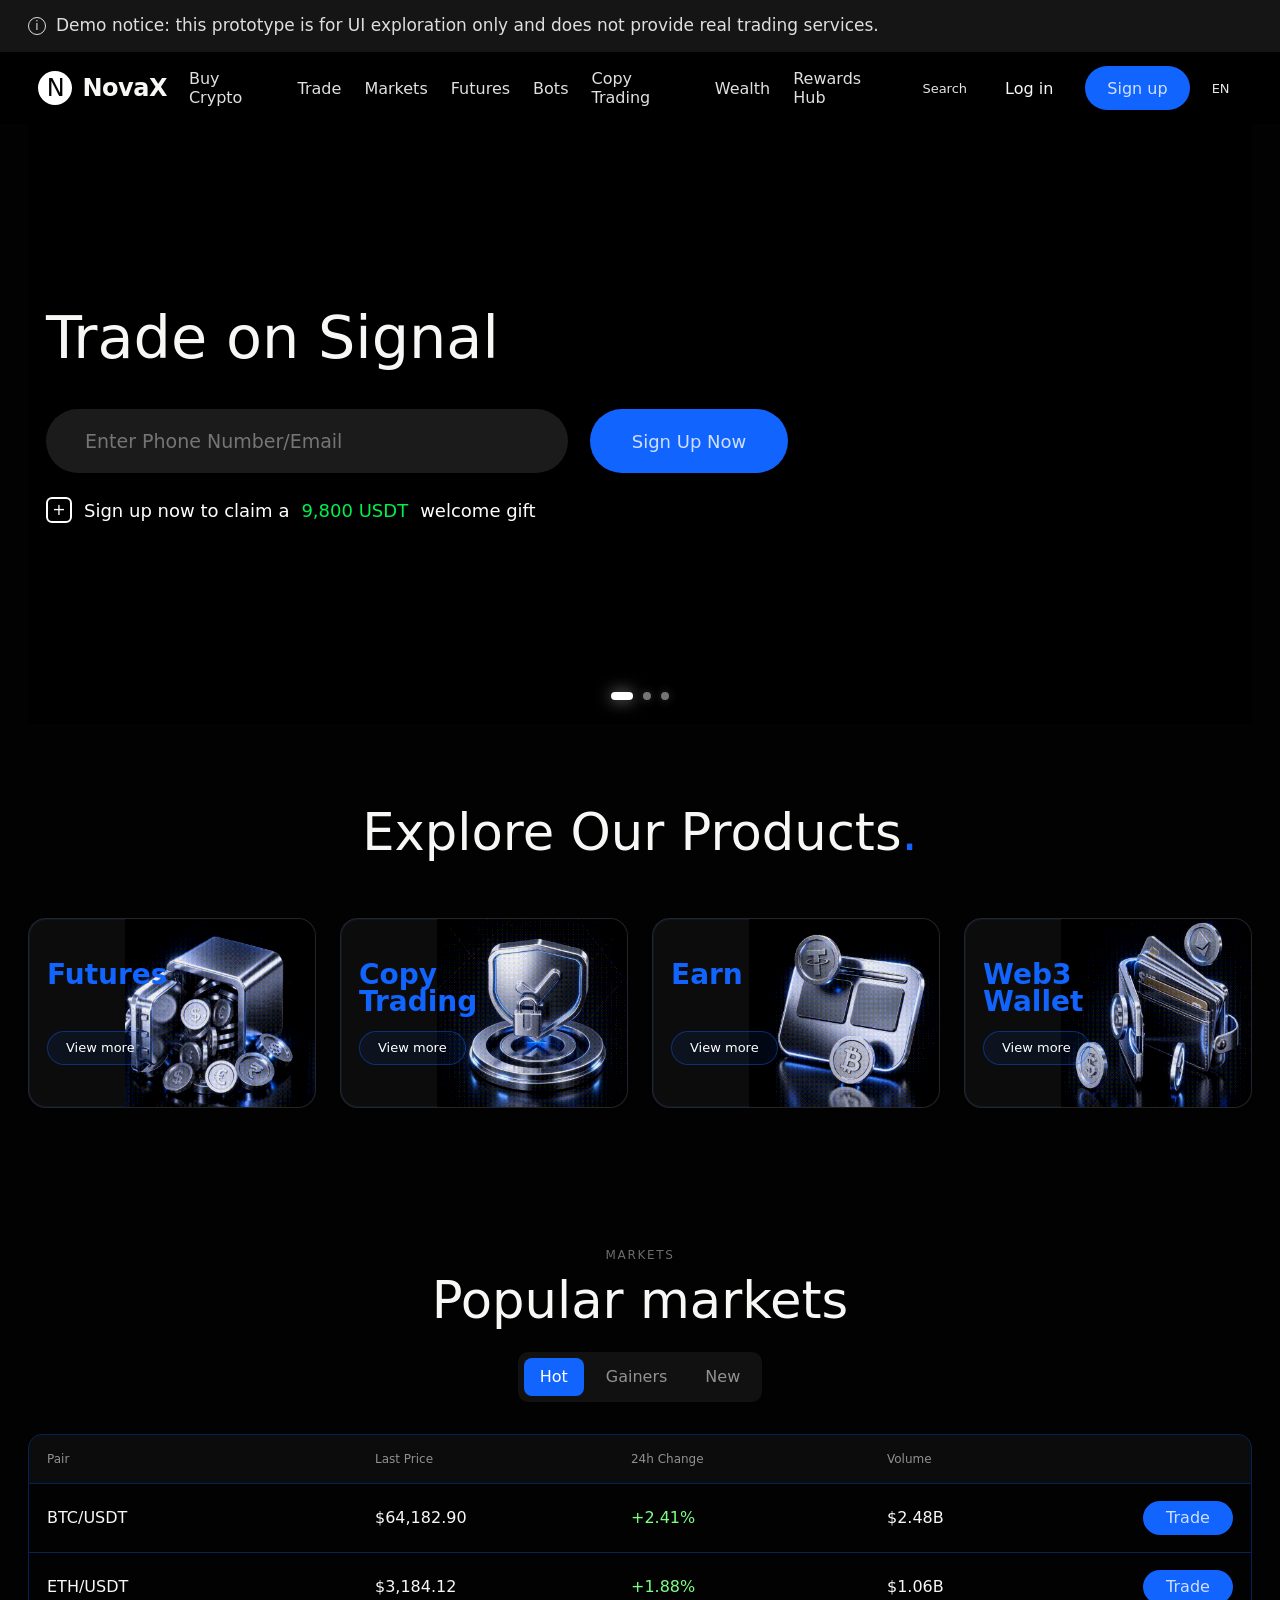
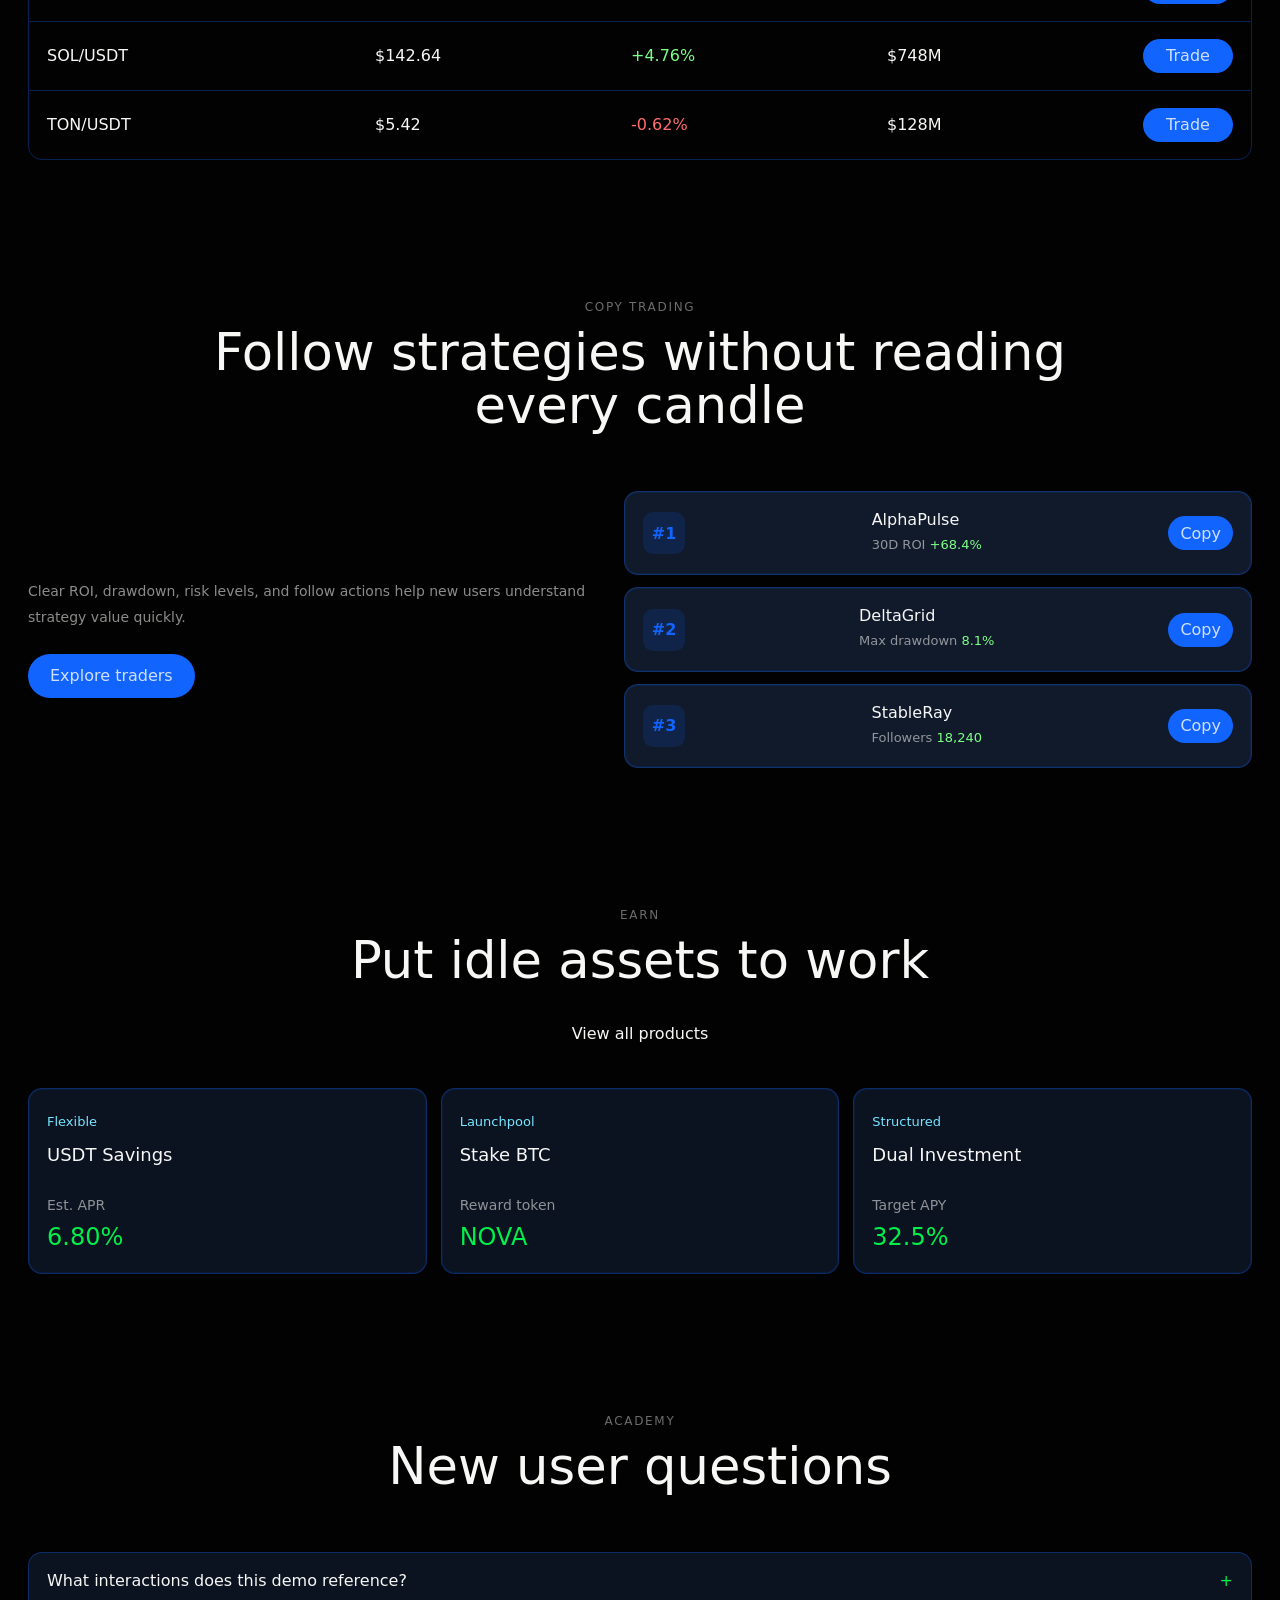
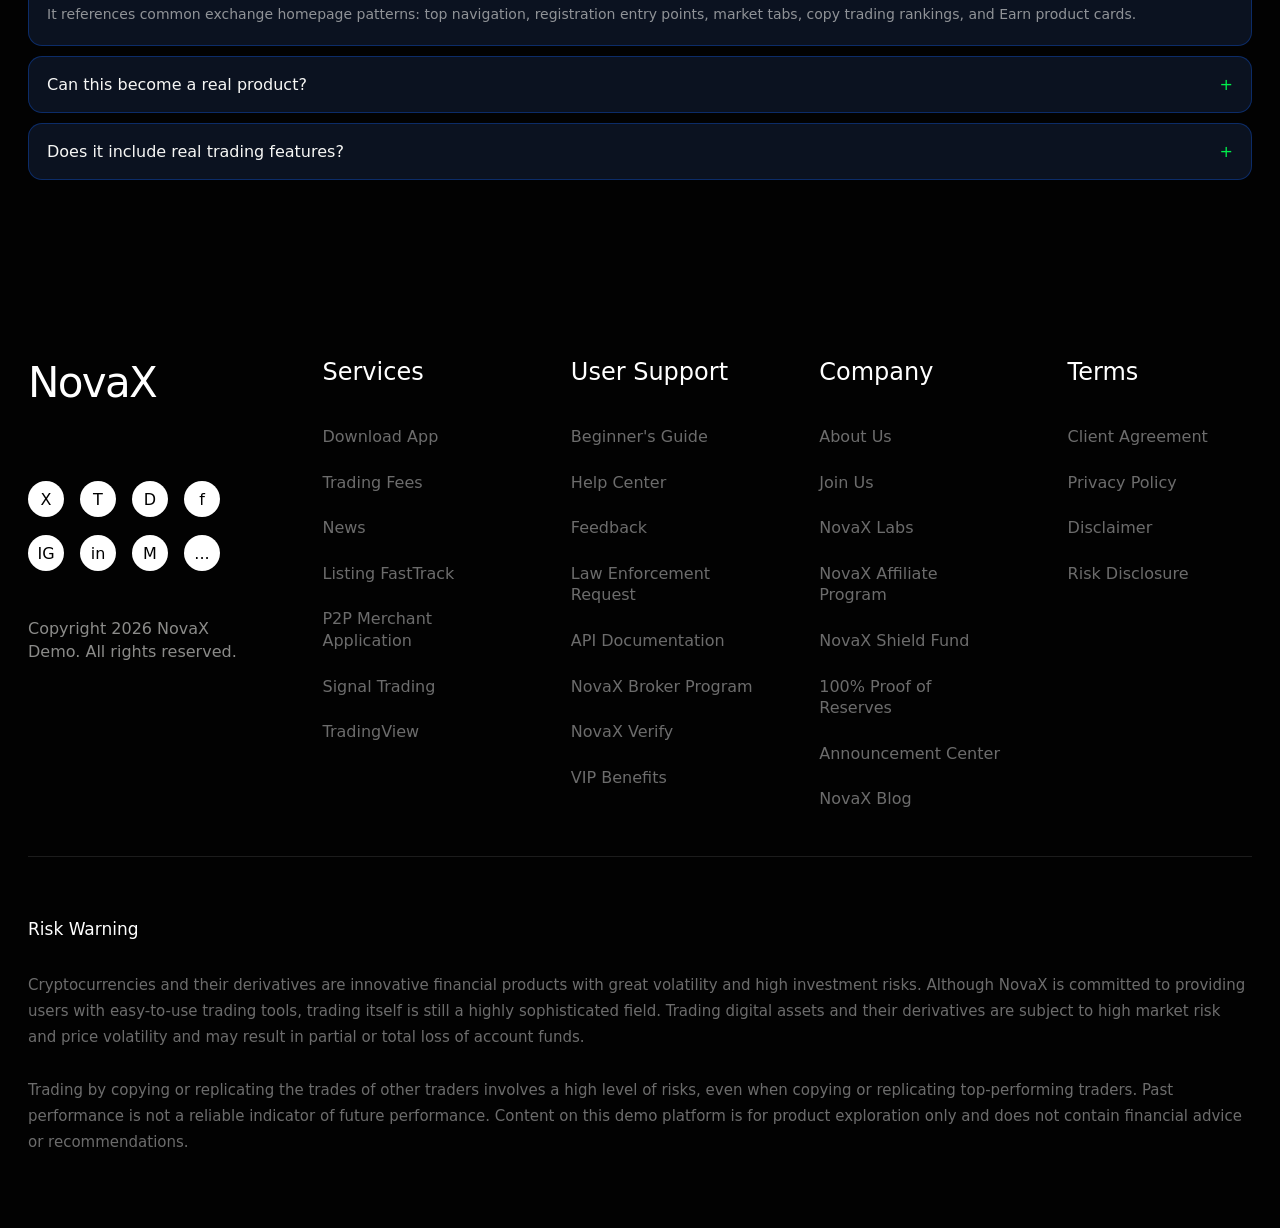
<file: web3/index.html>
﻿<!DOCTYPE html>
<html lang="en">
  <head>
    <meta charset="UTF-8" />
    <meta name="viewport" content="width=device-width, initial-scale=1.0" />
    <title>NovaX Web3 Exchange Demo</title>
    <meta name="description" content="NovaX web3 exchange landing demo" />
    <link rel="stylesheet" href="./styles.css" />
  </head>
  <body>
    <div class="risk-bar">
      <span class="info-icon">i</span>
      Demo notice: this prototype is for UI exploration only and does not provide real trading services.
    </div>

    <header class="site-header">
      <a class="brand" href="#" aria-label="NovaX Home">
        <span class="brand-mark">N</span>
        <span>NovaX</span>
      </a>

      <nav class="main-nav" aria-label="Primary">
        <a href="#buy">Buy Crypto</a>
        <a href="#trade">Trade</a>
        <a href="#markets">Markets</a>
        <a href="#futures">Futures</a>
        <a href="#bots">Bots</a>
        <a href="#copy">Copy Trading</a>
        <a href="#earn">Wealth</a>
        <a href="#rewards">Rewards Hub</a>
      </nav>

      <div class="header-actions">
        <button class="icon-button" aria-label="Search">Search</button>
        <button class="ghost-button">Log in</button>
        <button class="primary-button">Sign up</button>
        <button class="icon-button" aria-label="Language">EN</button>
      </div>
    </header>

    <main>
      <section class="hero-section" id="trade">
        <video class="hero-video is-active" autoplay muted loop playsinline preload="metadata" aria-hidden="true">
          <source src="./video/2/hero-background.mp4" type="video/mp4" />
        </video>
        <video class="hero-video" autoplay muted loop playsinline preload="metadata" aria-hidden="true">
          <source src="./KV2_batch.mp4" type="video/mp4" />
        </video>
        <video class="hero-video" autoplay muted loop playsinline preload="metadata" aria-hidden="true">
          <source src="./KV3_batch.mp4" type="video/mp4" />
        </video>

        <div class="hero-copy">
          <h1>Trade on Signal</h1>

          <form class="signup-card" aria-label="Register">
            <div class="signup-row">
              <input id="email" type="email" placeholder="Enter Phone Number/Email" />
              <button type="submit">Sign Up Now</button>
            </div>
          </form>

          <div class="gift-line">
            <span class="gift-icon">+</span>
            Sign up now to claim a <strong>9,800 USDT</strong> welcome gift
          </div>
        </div>

        <div class="carousel-dots" aria-label="Hero carousel controls">
          <button class="active" type="button" aria-label="Show hero slide 1"></button>
          <button type="button" aria-label="Show hero slide 2"></button>
          <button type="button" aria-label="Show hero slide 3"></button>
        </div>
      </section>

      <section class="section-shell product-section" aria-label="Core products">
        <div class="module-title module-title-centered">
          <h2>Explore Our Products<span>.</span></h2>
        </div>

        <div class="product-grid">
        <article class="product-card hot">
          <img class="product-gif" src="./video/2.gif" alt="" aria-hidden="true" />
          <h2>Futures</h2>
          <p>View more</p>
        </article>
        <article class="product-card">
          <img class="product-gif" src="./video/4.gif" alt="" aria-hidden="true" />
          <h2>Copy Trading</h2>
          <p>View more</p>
        </article>
        <article class="product-card">
          <img class="product-gif" src="./video/3.gif" alt="" aria-hidden="true" />
          <h2>Earn</h2>
          <p>View more</p>
        </article>
        <article class="product-card">
          <img class="product-gif" src="./video/1.gif" alt="" aria-hidden="true" />
          <h2>Web3 Wallet</h2>
          <p>View more</p>
        </article>
        </div>
      </section>

      <section class="section-shell market-section" id="markets">
        <div class="module-title module-title-centered">
          <p class="eyebrow">Markets</p>
          <h2>Popular markets</h2>
        </div>

        <div class="module-actions">
          <div class="market-tabs" role="tablist" aria-label="Market tabs">
            <button class="is-active" type="button" data-market="hot">Hot</button>
            <button type="button" data-market="gainers">Gainers</button>
            <button type="button" data-market="new">New</button>
          </div>
        </div>

        <div class="market-table" aria-live="polite">
          <div class="table-head">
            <span>Pair</span>
            <span>Last Price</span>
            <span>24h Change</span>
            <span>Volume</span>
            <span></span>
          </div>
          <div class="market-row">
            <span><b>BTC</b>/USDT</span>
            <span>$64,182.90</span>
            <span class="positive">+2.41%</span>
            <span>$2.48B</span>
            <button>Trade</button>
          </div>
          <div class="market-row">
            <span><b>ETH</b>/USDT</span>
            <span>$3,184.12</span>
            <span class="positive">+1.88%</span>
            <span>$1.06B</span>
            <button>Trade</button>
          </div>
          <div class="market-row">
            <span><b>SOL</b>/USDT</span>
            <span>$142.64</span>
            <span class="positive">+4.76%</span>
            <span>$748M</span>
            <button>Trade</button>
          </div>
          <div class="market-row">
            <span><b>TON</b>/USDT</span>
            <span>$5.42</span>
            <span class="negative">-0.62%</span>
            <span>$128M</span>
            <button>Trade</button>
          </div>
        </div>
      </section>

      <section class="section-shell copy-section" id="copy">
        <div class="module-title module-title-centered">
          <p class="eyebrow">Copy Trading</p>
          <h2>Follow strategies without reading every candle</h2>
        </div>

        <div class="split-section">
        <div class="split-copy">
          <p>Clear ROI, drawdown, risk levels, and follow actions help new users understand strategy value quickly.</p>
          <button class="primary-button">Explore traders</button>
        </div>

        <div class="leaderboard">
          <article>
            <span class="rank">#1</span>
            <div>
              <strong>AlphaPulse</strong>
              <p>30D ROI <b>+68.4%</b></p>
            </div>
            <button>Copy</button>
          </article>
          <article>
            <span class="rank">#2</span>
            <div>
              <strong>DeltaGrid</strong>
              <p>Max drawdown <b>8.1%</b></p>
            </div>
            <button>Copy</button>
          </article>
          <article>
            <span class="rank">#3</span>
            <div>
              <strong>StableRay</strong>
              <p>Followers <b>18,240</b></p>
            </div>
            <button>Copy</button>
          </article>
        </div>
        </div>
      </section>

      <section class="section-shell earn-section" id="earn">
        <div class="module-title module-title-centered">
          <p class="eyebrow">Earn</p>
          <h2>Put idle assets to work</h2>
        </div>

        <div class="module-actions">
          <button class="ghost-button">View all products</button>
        </div>

        <div class="earn-grid">
          <article>
            <span>Flexible</span>
            <strong>USDT Savings</strong>
            <p>Est. APR</p>
            <b>6.80%</b>
          </article>
          <article>
            <span>Launchpool</span>
            <strong>Stake BTC</strong>
            <p>Reward token</p>
            <b>NOVA</b>
          </article>
          <article>
            <span>Structured</span>
            <strong>Dual Investment</strong>
            <p>Target APY</p>
            <b>32.5%</b>
          </article>
        </div>
      </section>

      <section class="section-shell faq-section" id="academy">
        <div class="module-title module-title-centered">
          <p class="eyebrow">Academy</p>
          <h2>New user questions</h2>
        </div>

        <div class="faq-list">
          <button class="faq-item is-open" type="button">
            <span>What interactions does this demo reference?</span>
            <p>It references common exchange homepage patterns: top navigation, registration entry points, market tabs, copy trading rankings, and Earn product cards.</p>
          </button>
          <button class="faq-item" type="button">
            <span>Can this become a real product?</span>
            <p>Yes. It can be extended with React or Vue, live market APIs, wallet connection, KYC flows, and multilingual configuration.</p>
          </button>
          <button class="faq-item" type="button">
            <span>Does it include real trading features?</span>
            <p>No. This is a static product prototype for validating visual direction, information architecture, and conversion flows.</p>
          </button>
        </div>
      </section>

      <footer class="site-footer">
        <section class="footer-directory" aria-label="Footer navigation">
          <div class="footer-brand">
            <a class="footer-logo" href="#" aria-label="NovaX Home">NovaX</a>
            <div class="social-grid" aria-label="Social links">
              <a href="#" aria-label="X">X</a>
              <a href="#" aria-label="Telegram">T</a>
              <a href="#" aria-label="Discord">D</a>
              <a href="#" aria-label="Facebook">f</a>
              <a href="#" aria-label="Instagram">IG</a>
              <a href="#" aria-label="LinkedIn">in</a>
              <a href="#" aria-label="Medium">M</a>
              <a href="#" aria-label="More">...</a>
            </div>
            <p>Copyright 2026 NovaX Demo. All rights reserved.</p>
          </div>

          <div class="footer-column">
            <h3>Services</h3>
            <a href="#">Download App</a>
            <a href="#">Trading Fees</a>
            <a href="#">News</a>
            <a href="#">Listing FastTrack</a>
            <a href="#">P2P Merchant Application</a>
            <a href="#">Signal Trading</a>
            <a href="#">TradingView</a>
          </div>

          <div class="footer-column">
            <h3>User Support</h3>
            <a href="#">Beginner's Guide</a>
            <a href="#">Help Center</a>
            <a href="#">Feedback</a>
            <a href="#">Law Enforcement Request</a>
            <a href="#">API Documentation</a>
            <a href="#">NovaX Broker Program</a>
            <a href="#">NovaX Verify</a>
            <a href="#">VIP Benefits</a>
          </div>

          <div class="footer-column">
            <h3>Company</h3>
            <a href="#">About Us</a>
            <a href="#">Join Us</a>
            <a href="#">NovaX Labs</a>
            <a href="#">NovaX Affiliate Program</a>
            <a href="#">NovaX Shield Fund</a>
            <a href="#">100% Proof of Reserves</a>
            <a href="#">Announcement Center</a>
            <a href="#">NovaX Blog</a>
          </div>

          <div class="footer-column">
            <h3>Terms</h3>
            <a href="#">Client Agreement</a>
            <a href="#">Privacy Policy</a>
            <a href="#">Disclaimer</a>
            <a href="#">Risk Disclosure</a>
          </div>
        </section>

        <section class="risk-warning" aria-label="Risk warning">
          <h3>Risk Warning</h3>
          <p>
            Cryptocurrencies and their derivatives are innovative financial products with great volatility and high
            investment risks. Although NovaX is committed to providing users with easy-to-use trading tools, trading
            itself is still a highly sophisticated field. Trading digital assets and their derivatives are subject to
            high market risk and price volatility and may result in partial or total loss of account funds.
          </p>
          <p>
            Trading by copying or replicating the trades of other traders involves a high level of risks, even when
            copying or replicating top-performing traders. Past performance is not a reliable indicator of future
            performance. Content on this demo platform is for product exploration only and does not contain financial
            advice or recommendations.
          </p>
        </section>
      </footer>
    </main>

    <script src="./script.js"></script>
  </body>
</html>
</file>
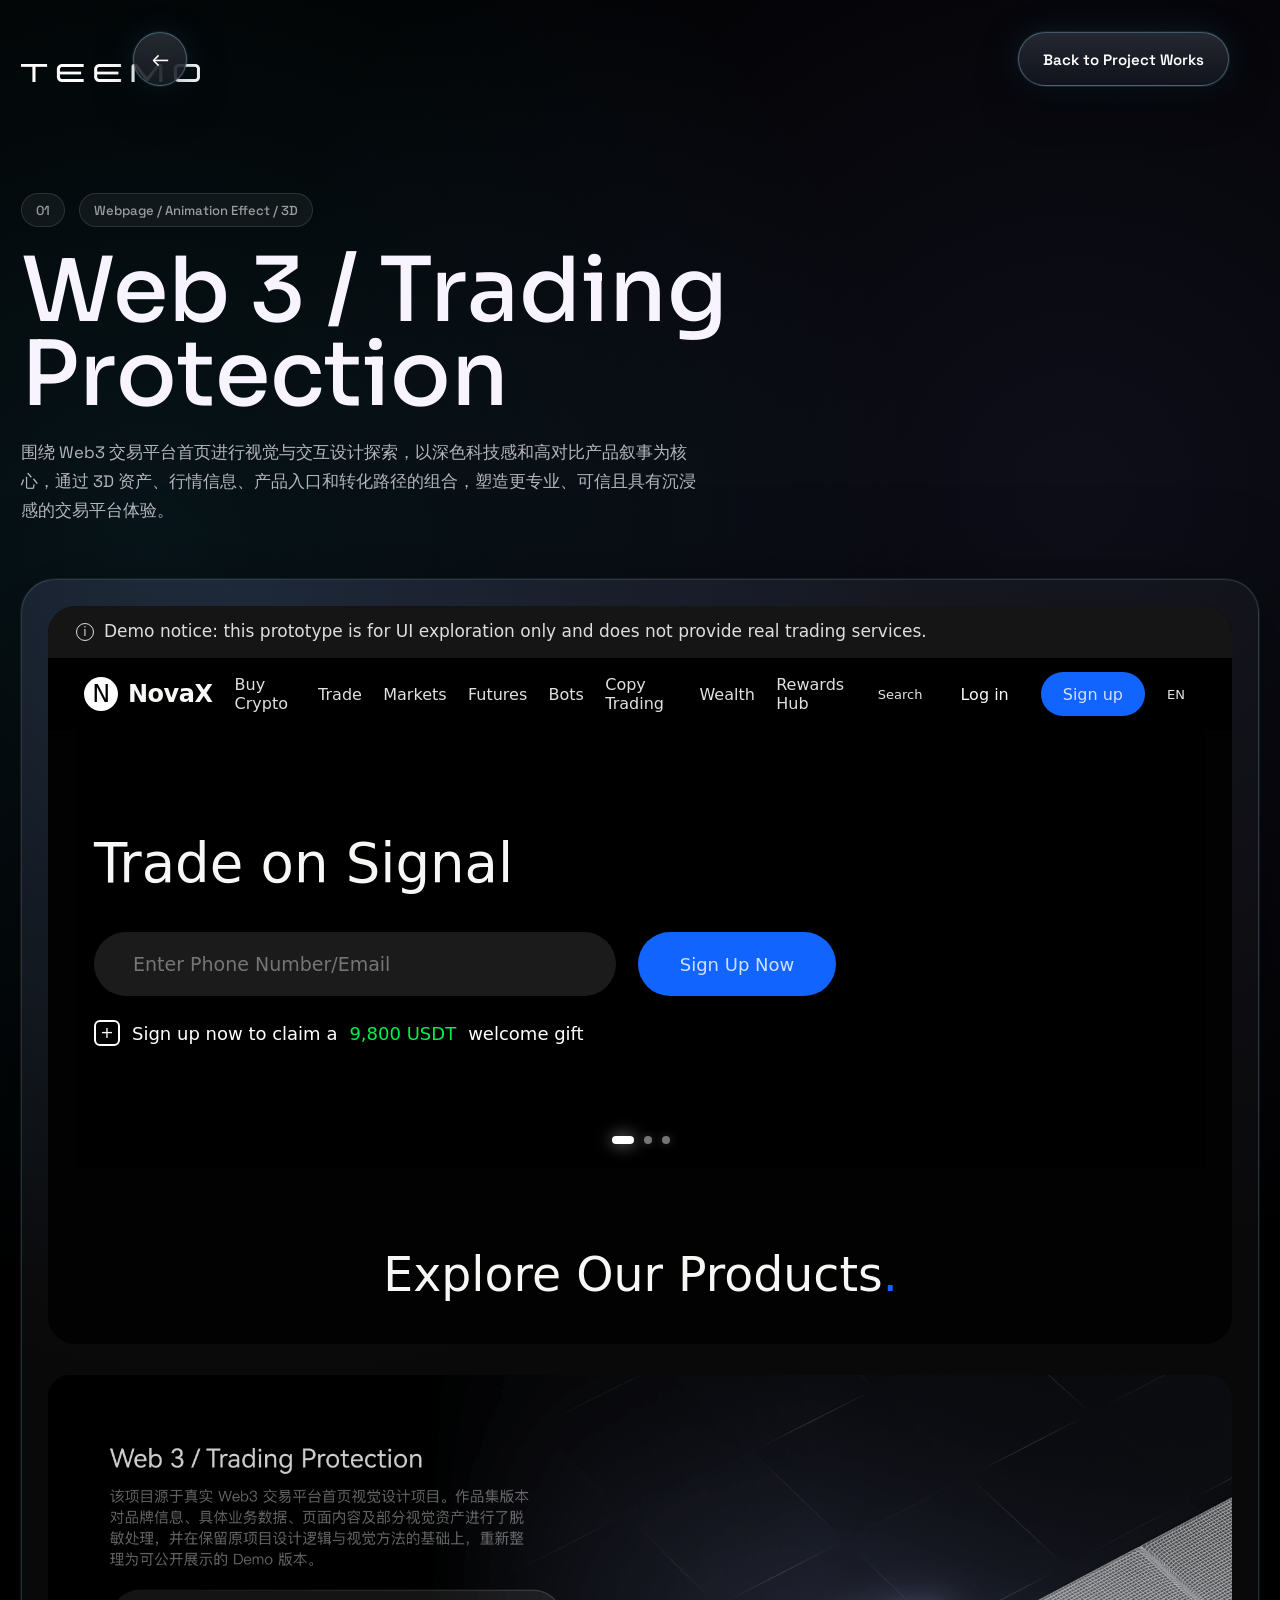
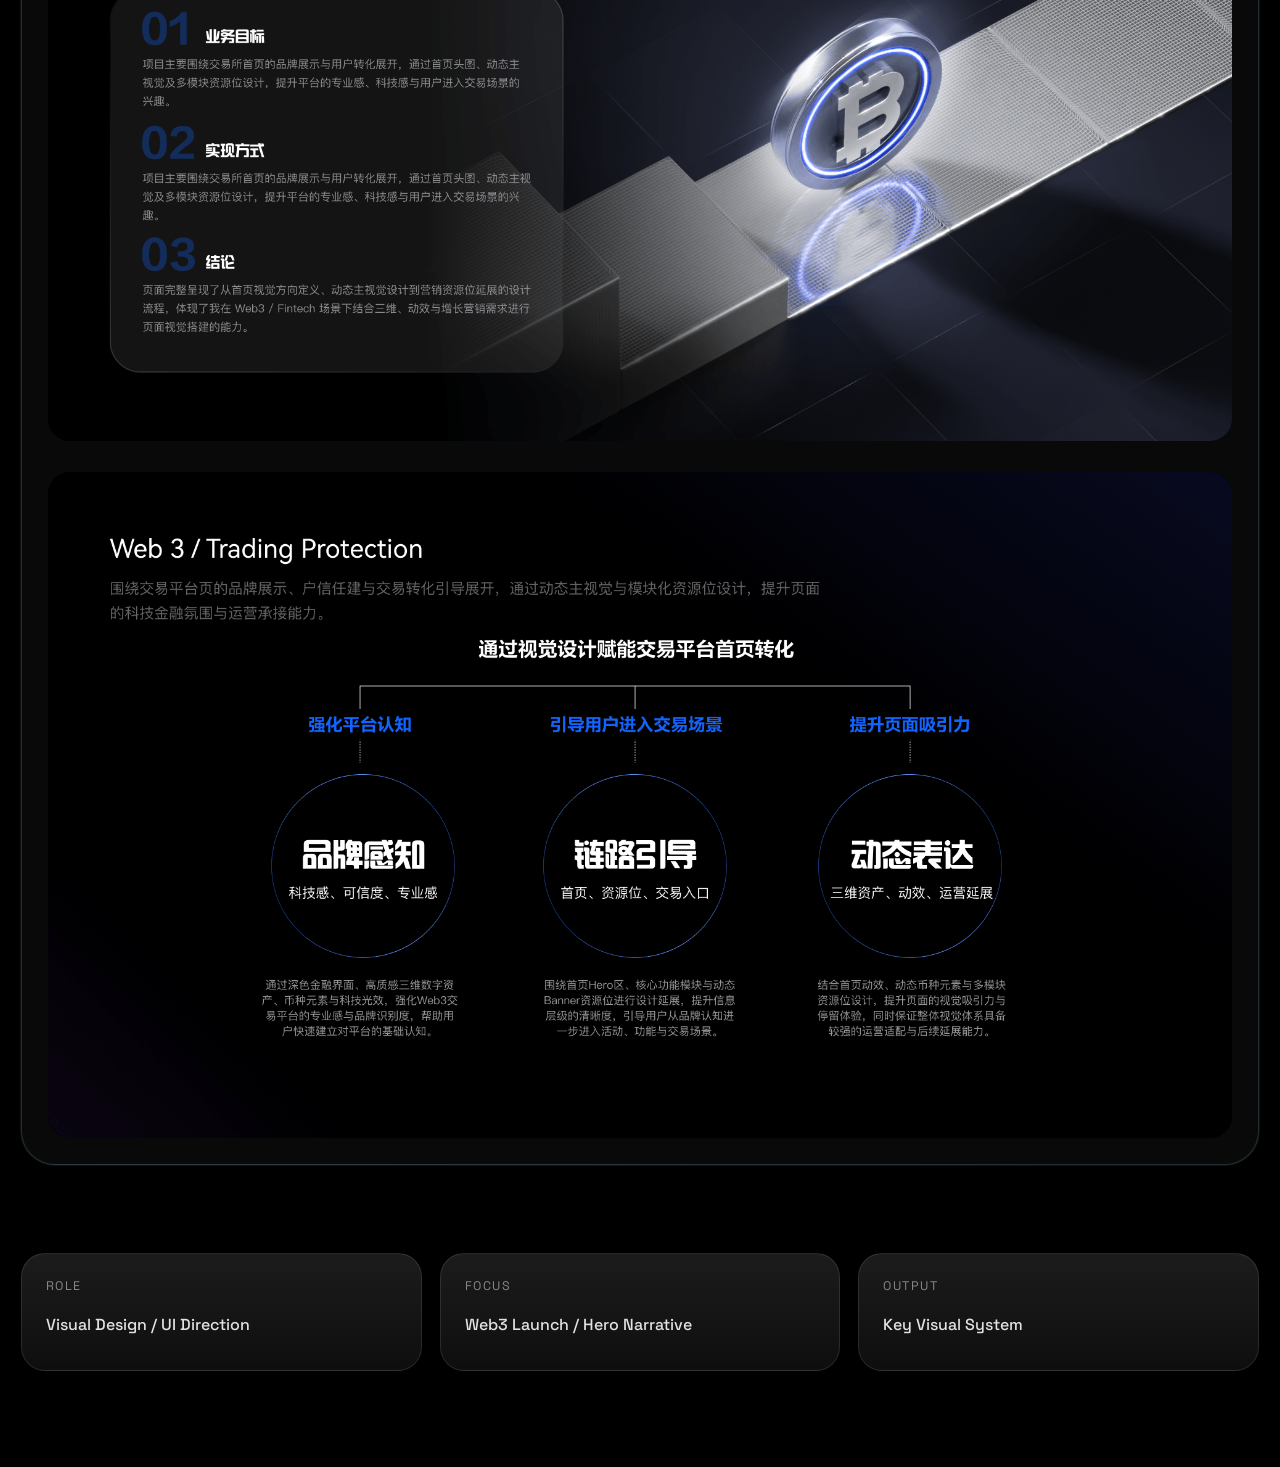
<file: work-detail.html>
<!DOCTYPE html>
<html lang="zh-CN">
  <head>
    <meta charset="UTF-8" />
    <meta name="viewport" content="width=device-width, initial-scale=1.0" />
    <title>Project Detail - Teemo Portfolio</title>
    <meta name="description" content="Selected project key visual detail from Teemo Wang portfolio." />
    <link rel="preconnect" href="https://fonts.googleapis.com" />
    <link rel="preconnect" href="https://fonts.gstatic.com" crossorigin />
    <link
      href="https://fonts.googleapis.com/css2?family=Space+Grotesk:wght@400;500;700&family=Sora:wght@400;600;700;800&display=swap"
      rel="stylesheet"
    />
    <link rel="stylesheet" href="./styles.css?v=20260603" />
  </head>
  <body class="detail-body">
    <a class="detail-fixed-back" href="./index.html?check=2#work" aria-label="Back to portfolio"></a>

    <div class="page-scanlight" aria-hidden="true">
      <span class="scanlight-beam scanlight-beam-a"></span>
      <span class="scanlight-beam scanlight-beam-b"></span>
    </div>

    <main class="detail-shell">
      <header class="detail-header">
        <a class="brand detail-brand" href="./index.html?check=2#work" aria-label="Back to portfolio">
          <img src="./sucai/Logo.png" alt="TEEMO" />
        </a>
        <a class="detail-back" href="./index.html?check=2#work">Back to Project Works</a>
      </header>

      <section class="detail-hero">
        <div class="detail-meta">
          <span id="detailIndex">01</span>
          <strong id="detailType">Website Design</strong>
        </div>
        <h1 id="detailTitle">Project Works</h1>
        <p id="detailSummary">
          Selected key visual detail from the portfolio.
        </p>
      </section>

      <section class="detail-media-stage">
        <div class="detail-media" id="detailMedia"></div>
      </section>

      <section class="detail-intro" id="detailIntro"></section>

      <section class="detail-info">
        <article>
          <span>Role</span>
          <strong id="detailRole">Visual Design / UI Direction</strong>
        </article>
        <article>
          <span>Focus</span>
          <strong id="detailFocus">Landing Page / Campaign Visual</strong>
        </article>
        <article>
          <span>Output</span>
          <strong id="detailOutput">Key Visual System</strong>
        </article>
      </section>
    </main>

    <script src="./work-detail.js?v=20260603"></script>
  </body>
</html>
</file>
<file: web3/styles.css>
:root {
  --bg: #020202;
  --panel: #0b1220;
  --panel-soft: #101a2b;
  --line: rgba(18, 100, 255, 0.32);
  --text: #f7f7f5;
  --muted: rgba(247, 247, 245, 0.56);
  --green: #00f04b;
  --blue: #1264ff;
  --green-2: #7cff85;
  --red: #ff6f6f;
  --cyan: #75e6ff;
  --ink: #07100b;
  --shadow: 0 24px 70px rgba(0, 0, 0, 0.35);
  --content-max: 1250px;
  --page-x: max(28px, calc((100vw - var(--content-max)) / 2));
  --copy-inset: 18px;
}

* {
  box-sizing: border-box;
}

html {
  scroll-behavior: smooth;
}

body {
  margin: 0;
  min-height: 100vh;
  color: var(--text);
  background: var(--bg);
  font-family:
    "Inter", "SF Pro Display", "SF Pro Text", ui-sans-serif, system-ui, -apple-system, BlinkMacSystemFont,
    "PingFang SC", "Microsoft YaHei", sans-serif;
  font-weight: 400;
}

button,
input {
  font: inherit;
}

h1,
h2,
h3,
strong,
b {
  font-weight: 430;
}

button {
  cursor: pointer;
}

a {
  color: inherit;
  text-decoration: none;
}

.risk-bar {
  min-height: 52px;
  display: flex;
  align-items: center;
  gap: 10px;
  padding: 0 var(--page-x);
  color: rgba(255, 255, 255, 0.86);
  background: #151515;
  font-size: 17px;
  line-height: 1.4;
}

.info-icon {
  width: 18px;
  height: 18px;
  display: inline-grid;
  place-items: center;
  border: 1px solid currentColor;
  border-radius: 50%;
  font-size: 12px;
  font-weight: 500;
  font-style: normal;
}

.site-header {
  position: sticky;
  top: 0;
  z-index: 10;
  display: flex;
  align-items: center;
  justify-content: space-between;
  gap: 22px;
  min-height: 72px;
  padding: 0 clamp(36px, 3vw, 64px);
  background: rgba(0, 0, 0, 0.88);
  backdrop-filter: blur(18px);
}

.brand,
.header-actions,
.main-nav,
.module-actions,
.leaderboard article {
  display: flex;
  align-items: center;
}

.brand {
  gap: 10px;
  font-size: 24px;
  font-weight: 560;
  letter-spacing: -0.02em;
}

.brand-mark {
  width: 34px;
  height: 34px;
  display: grid;
  place-items: center;
  border-radius: 50%;
  color: #000;
  background: #fff;
  font-weight: 500;
}

.main-nav {
  flex: 1;
  gap: clamp(16px, 1.8vw, 28px);
  color: rgba(255, 255, 255, 0.88);
  font-size: 16px;
  font-weight: 400;
}

.main-nav a {
  transition: color 180ms ease;
}

.main-nav a:hover {
  color: var(--text);
}

.header-actions {
  gap: 10px;
}

.primary-button,
.ghost-button,
.market-row button,
.leaderboard button,
.signup-row button {
  border: 0;
  border-radius: 22px;
  min-height: 44px;
  padding: 0 22px;
  color: rgba(255, 255, 255, 0.8);
  background: var(--blue);
  font-weight: 450;
  transition:
    transform 180ms ease,
    background 180ms ease,
    border-color 180ms ease;
}

.primary-button:hover,
.market-row button:hover,
.leaderboard button:hover,
.signup-row button:hover {
  transform: translateY(-1px);
  background: #2b78ff;
}

.ghost-button {
  color: var(--text);
  background: transparent;
}

.icon-button {
  min-width: 42px;
  min-height: 42px;
  border: 0;
  border-radius: 50%;
  color: rgba(255, 255, 255, 0.9);
  background: transparent;
  font-size: 13px;
}

.hero-section {
  position: relative;
  display: grid;
  grid-template-columns: minmax(420px, 760px) 1fr;
  gap: clamp(22px, 4vw, 58px);
  align-items: center;
  overflow: hidden;
  min-height: min(620px, calc(100vh - 300px));
  margin: 0 var(--page-x);
  padding: 28px 0 44px;
  background: #000;
}

.hero-video {
  position: absolute;
  inset: 0;
  z-index: 0;
  width: 100%;
  height: 100%;
  object-fit: cover;
  opacity: 0;
  pointer-events: none;
  transition: opacity 700ms ease;
}

.hero-video.is-active {
  opacity: 1;
}

.hero-section::before {
  content: "";
  position: absolute;
  inset: 0;
  z-index: 1;
  pointer-events: none;
  background:
    linear-gradient(90deg, #000 0, rgba(0, 0, 0, 0.78) 399px, transparent 54%),
    linear-gradient(270deg, #000 0, rgba(0, 0, 0, 0.72) 180px, transparent 34%),
    linear-gradient(0deg, #000 0, rgba(0, 0, 0, 0.9) 32px, rgba(0, 0, 0, 0.52) 58px, transparent 88px);
}

.hero-copy {
  position: relative;
  z-index: 3;
  padding-left: var(--copy-inset);
  align-self: center;
  max-width: 760px;
  transition:
    justify-self 300ms ease,
    text-align 300ms ease;
}

.hero-copy h1 {
  max-width: 680px;
  margin: 0;
  font-size: clamp(46px, 4.6vw, 72px);
  font-weight: 420;
  line-height: 1;
}

.signup-card {
  max-width: 760px;
  margin-top: 42px;
}

.signup-row {
  display: grid;
  grid-template-columns: minmax(260px, 533px) 198px;
  gap: 22px;
}

.signup-row input {
  width: 100%;
  min-height: 64px;
  border: 1px solid transparent;
  border-radius: 32px;
  padding: 0 38px;
  color: var(--text);
  outline: none;
  background: #1b1b1b;
  font-size: 19px;
  font-weight: 400;
}

.signup-row input:focus {
  border-color: rgba(18, 100, 255, 0.8);
}

.signup-row button {
  min-height: 64px;
  border-radius: 32px;
  font-size: 18px;
}

.gift-line {
  display: flex;
  align-items: center;
  gap: 12px;
  margin-top: 24px;
  color: #fff;
  font-size: 18px;
  font-weight: 390;
}

.gift-line strong {
  color: var(--green);
  font-weight: 400;
}

.hero-section.is-third-slide {
  grid-template-columns: 1fr minmax(440px, 600px);
}

.hero-section.is-third-slide .hero-copy {
  grid-column: 2;
  justify-self: end;
  width: min(600px, 100%);
  padding-left: 0;
  padding-right: var(--copy-inset);
  text-align: right;
}

.hero-section.is-third-slide .signup-card {
  display: none;
}

.hero-section.is-third-slide .gift-line {
  justify-content: flex-end;
  margin-top: 24px;
}

.gift-icon {
  width: 26px;
  height: 26px;
  display: inline-grid;
  place-items: center;
  border: 2px solid #fff;
  border-radius: 6px;
  font-size: 16px;
  line-height: 1;
}

.carousel-dots {
  position: absolute;
  z-index: 3;
  left: 50%;
  bottom: 24px;
  display: flex;
  gap: 10px;
  transform: translateX(-50%);
}

.carousel-dots button {
  width: 8px;
  height: 8px;
  border: 0;
  border-radius: 999px;
  background: rgba(255, 255, 255, 0.46);
  box-shadow: 0 0 10px rgba(255, 255, 255, 0.22);
  padding: 0;
  transition:
    background 180ms ease,
    box-shadow 180ms ease,
    transform 180ms ease,
    width 180ms ease;
}

.carousel-dots button:hover,
.carousel-dots button:focus-visible {
  background: rgba(255, 255, 255, 0.72);
  box-shadow: 0 0 14px rgba(255, 255, 255, 0.34);
  outline: none;
  transform: scale(1.08);
}

.carousel-dots .active {
  width: 22px;
  background: #fff;
  box-shadow: 0 0 16px rgba(255, 255, 255, 0.58);
}

.positive {
  color: var(--green-2);
}

.negative {
  color: var(--red);
}

.section-shell {
  width: auto;
  margin: 0 var(--page-x);
  padding: 36px 0;
}

.product-grid {
  display: grid;
  grid-template-columns: repeat(4, 1fr);
  gap: 24px;
}

.product-card {
  position: relative;
  overflow: hidden;
  min-height: 190px;
  padding: 42px 24px 24px var(--copy-inset);
  border: 1px solid rgba(255, 255, 255, 0.1);
  border-radius: 18px;
  background: rgba(255, 255, 255, 0.045);
  box-shadow: inset 0 0 0 1px rgba(18, 100, 255, 0.12);
}

.product-card.hot {
  background: rgba(255, 255, 255, 0.045);
}

.product-gif {
  position: absolute;
  right: 0;
  bottom: 0;
  z-index: 0;
  width: 190px;
  aspect-ratio: 1;
  object-fit: contain;
  opacity: 0.95;
  pointer-events: none;
}

.product-gif-placeholder {
  display: block;
  background: transparent;
}

.product-card h2 {
  position: relative;
  z-index: 5;
  width: min(170px, 56%);
  min-height: 62px;
  margin: 0 0 8px;
  color: #1264ff;
  font-size: 28px;
  font-weight: 620;
  line-height: 0.98;
}

.product-card p,
.split-section p,
.faq-item p,
.earn-grid p {
  margin: 0;
  color: var(--muted);
  font-size: 14px;
  line-height: 1.8;
}

.product-card p {
  position: relative;
  z-index: 1;
  display: inline-flex;
  align-items: center;
  justify-content: center;
  width: auto;
  min-width: 92px;
  min-height: 34px;
  max-width: none;
  padding: 0 18px;
  border: 1px solid rgba(18, 100, 255, 0.38);
  border-radius: 999px;
  color: #fff;
  background: rgba(18, 100, 255, 0.08);
  overflow: hidden;
  font-size: 13px;
  line-height: 1;
  text-overflow: ellipsis;
  white-space: nowrap;
}

.product-section,
.market-section,
.copy-section,
.earn-section,
.faq-section {
  margin-top: 24px;
  padding: 58px 0;
}

.eyebrow {
  margin: 0 0 12px;
  letter-spacing: 0.14em;
  text-transform: uppercase;
  color: rgba(255, 255, 255, 0.42);
  font-size: 12px;
  font-weight: 430;
}

.module-title {
  padding-left: var(--copy-inset);
}

.module-title h2 {
  margin: 0;
  font-size: clamp(34px, 4vw, 52px);
  font-weight: 430;
  line-height: 1.05;
}

.module-title {
  max-width: 760px;
  margin-bottom: 34px;
}

.module-title-centered {
  max-width: 900px;
  margin: 0 auto 58px;
  padding-left: 0;
  text-align: center;
}

.module-title h2 span {
  color: var(--blue);
}

.module-actions {
  justify-content: center;
  gap: 14px;
  margin: -34px 0 32px;
}

.market-tabs {
  display: flex;
  gap: 6px;
  padding: 6px;
  border-radius: 10px;
  background: rgba(255, 255, 255, 0.06);
}

.market-tabs button {
  border: 0;
  border-radius: 8px;
  min-height: 38px;
  padding: 0 16px;
  color: var(--muted);
  background: transparent;
  font-weight: 500;
}

.market-tabs button.is-active {
  color: #fff;
  background: var(--blue);
}

.market-table {
  overflow: hidden;
  border: 1px solid var(--line);
  border-radius: 14px;
}

.table-head,
.market-row {
  display: grid;
  grid-template-columns: 1.3fr 1fr 1fr 1fr 90px;
  gap: 16px;
  align-items: center;
  padding: 17px var(--copy-inset);
}

.table-head {
  color: var(--muted);
  background: rgba(255, 255, 255, 0.04);
  font-size: 12px;
}

.market-row {
  border-top: 1px solid var(--line);
}

.market-row button,
.leaderboard button {
  min-height: 34px;
  padding: 0 12px;
}

.split-section {
  display: grid;
  grid-template-columns: 0.95fr 1.05fr;
  gap: 28px;
  align-items: center;
}

.split-section p {
  max-width: 570px;
  margin: 18px 0 24px;
}

.leaderboard {
  display: grid;
  gap: 12px;
}

.leaderboard article {
  justify-content: space-between;
  gap: 16px;
  padding: 18px var(--copy-inset);
  border: 1px solid var(--line);
  border-radius: 14px;
  background: var(--panel-soft);
  box-shadow: inset 0 0 0 1px rgba(18, 100, 255, 0.1);
}

.rank {
  width: 42px;
  height: 42px;
  display: grid;
  place-items: center;
  border-radius: 10px;
  color: var(--blue);
  background: rgba(18, 100, 255, 0.14);
  font-weight: 600;
}

.leaderboard strong {
  display: block;
  margin-bottom: 4px;
}

.leaderboard p {
  margin: 0;
  font-size: 13px;
}

.leaderboard b {
  color: var(--green-2);
}

.earn-grid {
  display: grid;
  grid-template-columns: repeat(3, 1fr);
  gap: 14px;
}

.earn-grid article {
  padding: 22px 22px 22px var(--copy-inset);
  border: 1px solid var(--line);
  border-radius: 14px;
  background: var(--panel);
  box-shadow: inset 0 0 0 1px rgba(18, 100, 255, 0.1);
}

.earn-grid span {
  color: var(--cyan);
  font-size: 13px;
  font-weight: 500;
}

.earn-grid strong {
  display: block;
  margin-top: 14px;
  font-size: 18px;
}

.earn-grid p {
  margin-top: 28px;
}

.earn-grid b {
  display: block;
  margin-top: 5px;
  color: var(--green);
  font-size: 24px;
  font-weight: 430;
}

.faq-section {
  margin-bottom: 56px;
}

.faq-list {
  display: grid;
  gap: 10px;
}

.faq-item {
  width: 100%;
  padding: 18px var(--copy-inset);
  border: 1px solid var(--line);
  border-radius: 14px;
  color: var(--text);
  text-align: left;
  background: var(--panel);
}

.faq-item span {
  display: flex;
  justify-content: space-between;
  gap: 16px;
  font-weight: 460;
}

.faq-item span::after {
  content: "+";
  color: var(--green);
}

.faq-item p {
  display: none;
  margin-top: 12px;
}

.faq-item.is-open p {
  display: block;
}

.site-footer {
  margin: 34px var(--page-x) 0;
  padding: 42px 0 72px;
  color: var(--muted);
}

.footer-directory {
  display: grid;
  grid-template-columns: 1.25fr repeat(4, 1fr);
  gap: clamp(36px, 5vw, 88px);
  padding: 22px 0 46px;
}

.footer-logo {
  display: inline-block;
  color: #fff;
  font-size: 42px;
  font-weight: 540;
  letter-spacing: -0.04em;
}

.social-grid {
  display: grid;
  grid-template-columns: repeat(4, 36px);
  gap: 18px 16px;
  margin-top: 74px;
}

.social-grid a {
  width: 36px;
  height: 36px;
  display: grid;
  place-items: center;
  border-radius: 50%;
  color: #000;
  background: #fff;
  font-size: 16px;
  font-weight: 500;
}

.footer-brand p {
  max-width: 230px;
  margin: 46px 0 0;
  font-size: 16px;
  line-height: 1.45;
}

.footer-column {
  display: flex;
  flex-direction: column;
  align-items: flex-start;
  gap: 24px;
}

.footer-column h3 {
  margin: 0 0 16px;
  color: #fff;
  font-size: 24px;
  font-weight: 430;
}

.footer-column a {
  color: rgba(255, 255, 255, 0.42);
  font-size: 16px;
  line-height: 1.35;
}

.risk-warning {
  border-top: 1px solid rgba(255, 255, 255, 0.1);
  padding-top: 62px;
}

.risk-warning h3 {
  margin: 0 0 34px;
  color: #fff;
  font-size: 17px;
  font-weight: 430;
}

.risk-warning p {
  max-width: 1760px;
  margin: 0;
  color: rgba(255, 255, 255, 0.42);
  font-size: 15px;
  line-height: 1.72;
}

.risk-warning p + p {
  margin-top: 28px;
}

@media (max-width: 1020px) {
  .main-nav {
    display: none;
  }

  .hero-section,
  .split-section,
  .faq-section {
    grid-template-columns: 1fr;
  }

  .hero-section {
    min-height: auto;
  }

  .product-grid,
  .earn-grid {
    grid-template-columns: repeat(2, 1fr);
  }

  .footer-directory {
    grid-template-columns: repeat(2, 1fr);
  }

  .footer-brand {
    grid-column: 1 / -1;
  }
}

@media (max-width: 720px) {
  :root {
    --page-x: clamp(28px, 6vw, 36px);
  }

  .site-header {
    align-items: flex-start;
    flex-direction: column;
  }

  .header-actions {
    width: 100%;
  }

  .header-actions button {
    flex: 1;
  }

  .hero-section {
    padding: 44px 0 58px;
  }

  .hero-section.is-third-slide {
    grid-template-columns: 1fr;
  }

  .hero-section.is-third-slide .hero-copy {
    grid-column: 1;
    justify-self: stretch;
    padding-right: 0;
    text-align: left;
  }

  .risk-bar {
    font-size: 14px;
  }

  .hero-copy h1 {
    font-size: 38px;
  }

  .gift-line,
  .signup-row input,
  .signup-row button {
    font-size: 16px;
  }

  .signup-row,
  .product-grid,
  .earn-grid {
    grid-template-columns: 1fr;
  }

  .product-gif {
    width: 148px;
  }

  .product-card h2 {
    width: min(190px, 58%);
  }

  .product-card p {
    width: min(220px, 64%);
    max-width: none;
  }

  .product-section,
  .market-section,
  .copy-section,
  .earn-section,
  .faq-section,
  .split-section {
    padding: 28px 0;
  }

  .module-title,
  .module-title-centered {
    margin-bottom: 28px;
    padding-left: 0;
    text-align: center;
  }

  .module-title h2 {
    font-size: 34px;
  }

  .footer-directory {
    grid-template-columns: 1fr;
    gap: 34px;
  }

  .social-grid {
    margin-top: 30px;
  }

  .footer-brand p,
  .footer-column a,
  .risk-warning p {
    font-size: 15px;
  }

  .footer-column {
    gap: 14px;
  }

  .footer-column h3 {
    font-size: 22px;
  }

  .table-head {
    display: none;
  }

  .market-row {
    grid-template-columns: 1fr 1fr;
  }

  .market-row button {
    width: max-content;
  }
}
</file>
<file: styles.css>
﻿:root {
  --bg: #000;
  --surface: rgba(26, 26, 34, 0.28);
  --surface-strong: rgba(18, 18, 24, 0.46);
  --line: rgba(255, 255, 255, 0.16);
  --line-soft: rgba(255, 255, 255, 0.08);
  --text: #f7f4ff;
  --muted: rgba(247, 244, 255, 0.66);
  --accent: #d671ff;
  --accent-2: #48ceff;
  --accent-3: #ff8b4d;
  --shadow: 0 24px 80px rgba(0, 0, 0, 0.42);
  --glass-fill:
    linear-gradient(180deg, rgba(255, 255, 255, 0.12), rgba(255, 255, 255, 0.03)),
    linear-gradient(135deg, rgba(84, 84, 110, 0.2), rgba(16, 16, 22, 0.28));
  --glass-fill-strong:
    linear-gradient(180deg, rgba(255, 255, 255, 0.16), rgba(255, 255, 255, 0.04)),
    linear-gradient(135deg, rgba(96, 96, 128, 0.24), rgba(14, 14, 18, 0.34));
  --glass-highlight: inset 0 1px 0 rgba(255, 255, 255, 0.18);
}

* {
  box-sizing: border-box;
}

html {
  scroll-behavior: smooth;
}

html.is-restoring-detail-scroll {
  scroll-behavior: auto;
}

html.is-restoring-detail-scroll body {
  opacity: 0;
}

body {
  margin: 0;
  min-height: 100vh;
  overflow-x: hidden;
  font-family: "Space Grotesk", sans-serif;
  color: var(--text);
  background: #000;
}

body::before {
  display: none;
  content: none;
}

a {
  color: inherit;
  text-decoration: none;
}

button {
  font: inherit;
}

.ambient {
  display: none;
}

.page-scanlight {
  position: fixed;
  inset: 0;
  z-index: 2;
  overflow: hidden;
  pointer-events: none;
  mix-blend-mode: screen;
  opacity: 0.42;
  animation: scanlightLayerBreath 6.8s ease-in-out infinite;
  -webkit-mask-image: linear-gradient(180deg, #000 0%, #000 46%, rgba(0, 0, 0, 0.52) 72%, transparent 100%);
  mask-image: linear-gradient(180deg, #000 0%, #000 46%, rgba(0, 0, 0, 0.52) 72%, transparent 100%);
}

.page-scanlight::before,
.page-scanlight::after {
  display: none;
  content: none;
}

.scanlight-beam {
  position: absolute;
  top: 50%;
  left: 0;
  width: clamp(112px, 7.5vw, 160px);
  min-width: 0;
  height: 148vh;
  background:
    radial-gradient(ellipse at 50% 8%, rgba(105, 255, 215, 0.38), transparent 32%),
    radial-gradient(ellipse at 52% 42%, rgba(92, 150, 255, 0.44), transparent 38%),
    radial-gradient(ellipse at 48% 76%, rgba(99, 69, 247, 0.36), transparent 42%),
    linear-gradient(
      180deg,
      rgba(112, 255, 211, 0.03) 0%,
      rgba(72, 206, 255, 0.32) 26%,
      rgba(96, 136, 255, 0.42) 52%,
      rgba(99, 69, 247, 0.34) 78%,
      rgba(37, 67, 255, 0.02) 100%
    );
  background-size: 180% 180%;
  filter: blur(34px) saturate(1.14) brightness(1.04);
  box-shadow: 0 0 90px rgba(72, 206, 255, 0.14), 0 0 130px rgba(99, 69, 247, 0.12);
  opacity: 0.15;
  transform: translate(-45vw, -50%) rotate(15deg);
  animation:
    scanlightBeam 22s linear -7s infinite,
    scanlightPulse 5.4s ease-in-out infinite alternate;
  will-change: transform, opacity;
}

.scanlight-beam::before {
  position: absolute;
  inset: 0;
  background:
    linear-gradient(
      180deg,
      transparent 0%,
      rgba(255, 255, 255, 0.2) 18%,
      rgba(72, 206, 255, 0.42) 28%,
      rgba(99, 69, 247, 0.48) 42%,
      rgba(112, 255, 211, 0.34) 56%,
      transparent 74%,
      transparent 100%
    ),
    radial-gradient(ellipse at 50% 18%, rgba(255, 255, 255, 0.14), transparent 34%),
    linear-gradient(
      180deg,
      rgba(112, 255, 211, 0.14) 0%,
      rgba(72, 206, 255, 0.3) 34%,
      rgba(99, 69, 247, 0.34) 72%,
      rgba(37, 67, 255, 0.04) 100%
    );
  background-size: 100% 260%, 180% 220%, 180% 220%;
  background-position: 0 130%, 0% 18%, 0% 18%;
  content: "";
  mix-blend-mode: screen;
  opacity: 0.26;
  filter: blur(8px);
  animation:
    scanlightInnerRun 3.6s linear infinite,
    scanlightGradientFlow 5.6s ease-in-out infinite alternate;
}

.scanlight-beam-b {
  display: block;
  width: clamp(112px, 7.5vw, 160px);
  height: 148vh;
  animation-delay: -14s, -1.8s;
  opacity: 0.11;
}

.scanlight-beam-b::before {
  animation-delay: -1.8s, -3.2s;
  opacity: 0.2;
}

.ambient-left {
  top: -10vh;
  left: -8vw;
  background: linear-gradient(180deg, rgba(222, 210, 51, 0.42), rgba(222, 210, 51, 0) 82%);
  transform: rotate(16deg);
}

.ambient-right {
  top: -4vh;
  right: -6vw;
  background: linear-gradient(180deg, rgba(43, 212, 255, 0.54), rgba(43, 212, 255, 0) 84%);
  transform: rotate(12deg);
}

.ambient-bottom {
  top: 18vh;
  left: 26vw;
  background: linear-gradient(180deg, rgba(210, 93, 255, 0.38), rgba(255, 104, 54, 0) 86%);
  transform: rotate(10deg);
}

.page-shell {
  position: relative;
  z-index: 1;
  width: min(1440px, calc(100% - 42px));
  margin: 0 auto;
  padding: 0 0 110px;
}

.site-header {
  position: fixed;
  top: 24px;
  left: 50%;
  right: auto;
  z-index: 100;
  display: grid;
  grid-template-columns: auto 1fr auto;
  align-items: center;
  gap: 30px;
  margin: 0;
  width: calc(100% - 42px);
  min-height: 82px;
  padding: 0 clamp(28px, 4vw, 70px);
  border: 0;
  border-radius: 34px;
  background:
    radial-gradient(circle at 22% 0%, rgba(75, 156, 255, 0.11), transparent 34%),
    linear-gradient(180deg, rgba(255, 255, 255, 0.045), rgba(255, 255, 255, 0.008)),
    rgba(2, 4, 10, 0.38);
  background-blend-mode: screen, luminosity, normal;
  backdrop-filter: blur(48px) saturate(138%);
  -webkit-backdrop-filter: blur(48px) saturate(138%);
  box-shadow:
    0 24px 80px rgba(0, 0, 0, 0.32),
    inset 0 1px 1px rgba(255, 255, 255, 0.16),
    inset 0 -1px 1px rgba(255, 255, 255, 0.06);
  transform: translateX(-50%);
  overflow: hidden;
  isolation: isolate;
}

.site-header::before {
  content: "";
  position: absolute;
  inset: 0;
  z-index: 1;
  border-radius: inherit;
  padding: 1.4px;
  background: linear-gradient(
    180deg,
    rgba(255, 255, 255, 0.28) 0%,
    rgba(255, 255, 255, 0.09) 22%,
    rgba(255, 255, 255, 0.02) 48%,
    rgba(255, 255, 255, 0.08) 78%,
    rgba(255, 255, 255, 0.18) 100%
  );
  -webkit-mask:
    linear-gradient(#fff 0 0) content-box,
    linear-gradient(#fff 0 0);
  -webkit-mask-composite: xor;
  mask-composite: exclude;
  pointer-events: none;
}

.site-header::after {
  content: "";
  position: absolute;
  inset: 1px;
  z-index: 0;
  border-radius: inherit;
  background:
    linear-gradient(90deg, rgba(255, 255, 255, 0.035), transparent 28%, transparent 72%, rgba(255, 255, 255, 0.025)),
    rgba(0, 0, 0, 0.08);
  pointer-events: none;
}

.brand,
.site-nav,
.header-chip {
  position: relative;
  z-index: 2;
}

.brand {
  display: inline-flex;
  align-items: center;
}

.brand img {
  display: block;
  width: clamp(150px, 14vw, 230px);
  height: auto;
  filter: brightness(0) invert(1);
}

.site-nav {
  --nav-indicator-x: 0px;
  --nav-indicator-width: 34px;
  position: relative;
  display: flex;
  align-items: center;
  justify-content: center;
  gap: clamp(24px, 3vw, 54px);
}

.site-nav::after {
  position: absolute;
  bottom: -14px;
  left: 0;
  width: var(--nav-indicator-width);
  height: 4px;
  border-radius: 999px;
  background: linear-gradient(90deg, #8b8ffb 0%, #9ad5eb 100%);
  box-shadow: 0 0 14px rgba(139, 143, 251, 0.36);
  content: "";
  transform: translateX(var(--nav-indicator-x));
  transition:
    width 0.36s cubic-bezier(0.22, 1, 0.36, 1),
    transform 0.46s cubic-bezier(0.22, 1, 0.36, 1);
}

.site-nav a,
.header-chip {
  color: var(--muted);
  font-size: 0.92rem;
  font-weight: 300;
}

.site-nav a:hover,
.site-nav a.is-active,
.header-chip:hover {
  color: var(--text);
}

.site-nav a {
  position: relative;
  transition: color 0.24s ease;
}

.site-nav a::before {
  position: absolute;
  top: -24px;
  right: -10px;
  bottom: -18px;
  left: -10px;
  content: "";
}

.site-nav a.is-active {
  text-shadow: 0 0 18px rgba(154, 213, 235, 0.28);
}

.header-chip {
  display: inline-flex;
  align-items: center;
  min-height: 44px;
  padding: 0 18px;
  border: 0;
  border-radius: 999px;
  background:
    linear-gradient(180deg, rgba(148, 177, 255, 0.16), rgba(102, 110, 164, 0.07)),
    rgba(255, 255, 255, 0.035);
  box-shadow:
    inset 0 1px 1px rgba(255, 255, 255, 0.18),
    inset 0 -1px 1px rgba(255, 255, 255, 0.06),
    0 10px 28px rgba(0, 0, 0, 0.18);
  backdrop-filter: blur(14px) saturate(130%);
  -webkit-backdrop-filter: blur(14px) saturate(130%);
}

.hero,
.about,
.experience,
.works,
.gallery,
.contact {
  opacity: 0;
  transform: translateY(28px);
  transition: opacity 0.8s ease, transform 0.8s ease;
}

.reveal.is-visible {
  opacity: 1;
  transform: translateY(0);
}

.hero {
  position: relative;
  isolation: isolate;
  display: flex;
  flex-direction: column;
  justify-content: center;
  gap: 82px;
  min-height: 100vh;
  padding: 128px 0 92px;
  --hero-content-lift: -120px;
}

.hero::before {
  position: absolute;
  top: -28px;
  bottom: 0;
  left: 50%;
  z-index: -3;
  width: 100vw;
  background: url("./sucai/hero-bg.jpg") center / cover no-repeat;
  content: "";
  transform: translateX(-50%);
}

.hero-video {
  position: absolute;
  top: -28px;
  bottom: 0;
  left: 50%;
  z-index: -2;
  width: 100vw;
  height: calc(100% + 28px);
  object-fit: cover;
  object-position: center;
  opacity: 0;
  transform: translateX(-50%);
  transition: opacity 360ms linear;
  will-change: opacity;
}

.hero-video.is-active {
  opacity: 1;
}

.hero::after {
  position: absolute;
  top: -28px;
  bottom: -1px;
  left: 50%;
  z-index: -1;
  width: 100vw;
  background:
    linear-gradient(180deg, rgba(0, 0, 0, 0.08) 0%, rgba(0, 0, 0, 0.14) 54%, rgba(0, 0, 0, 0.62) 88%, #000 100%),
    linear-gradient(90deg, rgba(0, 0, 0, 0.2) 0%, transparent 24%, transparent 72%, rgba(0, 0, 0, 0.22) 100%);
  content: "";
  pointer-events: none;
  transform: translateX(-50%);
}

.hero-mark,
.hero-copy {
  position: relative;
  z-index: 3;
  width: 100%;
  max-width: 920px;
  margin: 0 auto;
  text-align: center;
}

.hero-mark {
  transform: translateY(calc(var(--hero-content-lift) - 10px));
}

.eyebrow {
  display: none;
  margin: 0 0 14px;
  color: #d699ff;
  font-size: 0.84rem;
  font-weight: 500;
  letter-spacing: 0.16em;
  text-transform: uppercase;
}

.hero-signature {
  display: grid;
  justify-items: center;
  width: 100%;
}

.hero-title-main,
.hero-title-sub,
.section-title h2,
.contact-top h2 {
  font-family: "Sora", sans-serif;
}

.hero-signature-image {
  display: block;
  width: min(74vw, 1180px);
  max-width: 100%;
  height: auto;
}

.hero-copy {
  display: none;
}

.hero-kicker {
  margin: 0 0 18px;
  color: rgba(255, 255, 255, 0.44);
  font-size: 0.92rem;
  letter-spacing: 0.16em;
  text-transform: uppercase;
}

.hero h1,
.section-title h2,
.contact-top h2 {
  margin: 0;
  line-height: 0.94;
  letter-spacing: -0.04em;
}

.hero h1 {
  display: grid;
  gap: 14px;
}

.hero-title-main {
  font-size: clamp(3.8rem, 8.5vw, 6.2rem);
  font-weight: 700;
  color: rgba(255, 255, 255, 0.96);
}

.hero-title-sub {
  font-size: clamp(1.32rem, 2.5vw, 2.1rem);
  font-weight: 400;
  letter-spacing: -0.03em;
  color: rgba(255, 255, 255, 0.9);
}

.hero-text,
.section-note,
.intro-card p,
.project-copy p,
.contact-top p,
.contact-tile p,
.experience-card p {
  color: rgba(247, 244, 255, 0.76);
  line-height: 1.78;
}

.hero-text {
  max-width: 36rem;
  margin: 24px auto 0;
  font-size: 0.9rem;
  line-height: 1.7;
}

.glass-card {
  border: 1px solid var(--line);
  background: var(--glass-fill);
  box-shadow: var(--shadow), var(--glass-highlight);
  backdrop-filter: blur(28px) saturate(130%);
  -webkit-backdrop-filter: blur(28px) saturate(130%);
}

.hero-contact {
  position: relative;
  z-index: 3;
  display: flex;
  justify-content: center;
  align-items: center;
  gap: clamp(44px, 9vw, 150px);
  max-width: 980px;
  margin: 0 auto;
  padding: 0;
  border: 0;
  border-radius: 0;
  background: transparent;
  box-shadow: none;
  backdrop-filter: none;
  -webkit-backdrop-filter: none;
  transform: translateY(var(--hero-content-lift));
}

.contact-pill {
  display: flex;
  align-items: center;
  gap: 16px;
  min-width: 0;
  padding: 0;
  border: 0;
  border-radius: 0;
  background: transparent;
  backdrop-filter: none;
  -webkit-backdrop-filter: none;
  box-shadow: none;
}

.contact-pill span {
  display: grid;
  place-items: center;
  width: 30px;
  height: 30px;
  border: 1px solid rgba(255, 255, 255, 0.24);
  border-radius: 999px;
  background: rgba(255, 255, 255, 0.08);
  color: rgba(255, 255, 255, 0.94);
  font-size: 0.78rem;
  letter-spacing: 0;
  text-transform: none;
}

.contact-pill span img {
  display: block;
  width: 15px;
  height: 15px;
  filter: brightness(0) invert(1);
  object-fit: contain;
}

.contact-pill strong {
  color: rgba(255, 255, 255, 0.9);
  font-size: clamp(0.9rem, 1.1vw, 1.05rem);
  font-weight: 400;
  white-space: nowrap;
}

.about,
.experience,
.works,
.gallery,
.contact {
  margin-top: 128px;
}

.about {
  margin-top: 0;
}

.experience {
  margin-top: 4px;
}

.works {
  padding-top: clamp(92px, 10vh, 150px);
}

.gallery {
  margin-top: clamp(190px, 18vh, 260px);
}

.experience-chip {
  display: flex;
  justify-content: center;
  margin: 34px 0 46px;
}

.experience-chip img {
  display: block;
  width: 258px;
  max-width: 80vw;
  height: auto;
  object-fit: contain;
}

.section-headline {
  display: flex;
  flex-direction: column;
  gap: 22px;
  margin-bottom: 38px;
}

.section-headline-split {
  display: grid;
  grid-template-columns: minmax(0, 1.2fr) minmax(280px, 0.8fr);
  align-items: end;
}

.section-headline-image {
  display: flex;
  align-items: center;
  justify-content: center;
  text-align: center;
}

.section-headline-image .section-title {
  display: grid;
  justify-items: center;
  width: 100%;
}

.section-headline-image h2 {
  display: grid;
  justify-items: center;
  width: 100%;
}

.section-title-image {
  display: block;
  width: auto;
  max-width: 100%;
  height: 92px;
}

.section-title h2,
.contact-top h2 {
  font-size: clamp(2.35rem, 4.2vw, 4rem);
  font-weight: 500;
  letter-spacing: -0.05em;
}

.section-note {
  margin: 0;
  max-width: 25rem;
  justify-self: end;
  font-size: 0.9rem;
  line-height: 1.7;
}

.about-grid {
  display: grid;
  grid-template-columns: minmax(320px, 0.84fr) minmax(0, 1fr);
  gap: 34px;
  align-items: center;
}

.about-photo-stage,
.intro-card,
.experience-stage,
.contact-tile,
.project-panel,
.contact-card {
  border-radius: 32px;
}

.about-photo-stage {
  position: relative;
  display: flex;
  align-items: center;
  justify-content: center;
  min-height: 760px;
  overflow: hidden;
  isolation: isolate;
  border: 0;
  background: transparent;
  box-shadow: none;
  backdrop-filter: none;
  -webkit-backdrop-filter: none;
}

.photo-orbit {
  position: absolute;
  border: 1px solid rgba(255, 255, 255, 0.08);
  border-radius: 50%;
  pointer-events: none;
  transition: transform 0.55s ease, opacity 0.55s ease;
}

.photo-orbit-back {
  width: 84%;
  height: 84%;
  background: radial-gradient(circle at 50% 50%, rgba(255, 255, 255, 0.05), transparent 58%);
  animation: slowFloat 6.8s ease-in-out infinite;
}

.photo-orbit-front {
  width: 68%;
  height: 68%;
  background: radial-gradient(circle at 50% 50%, rgba(72, 206, 255, 0.12), transparent 62%);
  animation: slowFloat 5.8s ease-in-out infinite reverse;
}

.about-photo-stage:hover .photo-orbit-back {
  transform: scale(1.08);
  opacity: 0.9;
}

.about-photo-stage:hover .photo-orbit-front {
  transform: scale(1.14);
  opacity: 0.9;
}

.profile-card {
  position: absolute;
  left: 50%;
  bottom: 0;
  display: grid;
  gap: 18px;
  width: min(320px, 74%);
  padding: 22px;
  border-radius: 32px;
  transform: translateX(-68%) rotate(-5deg);
}

.profile-card-inline {
  position: relative;
  left: auto;
  bottom: auto;
  width: min(520px, 78%);
  margin: 0 auto;
  padding: 0;
  transform: rotate(-4deg);
  animation: slowFloat 5.6s ease-in-out infinite;
  transition: transform 0.55s ease;
}

.about-photo-stage:hover .profile-card-inline {
  transform: rotate(-2deg) scale(1.04);
}

.profile-photo {
  aspect-ratio: 550 / 736;
  height: auto;
  border-radius: 26px;
  background: url("./sucai/personal.png") center / contain no-repeat;
  transition: transform 0.55s ease, filter 0.55s ease, box-shadow 0.55s ease;
  box-shadow: 0 26px 70px rgba(0, 0, 0, 0.38);
}

.about-photo-stage:hover .profile-photo {
  transform: scale(1.035);
  filter: saturate(1.05);
  box-shadow: 0 36px 110px rgba(0, 0, 0, 0.5);
}

.profile-copy {
  display: flex;
  justify-content: space-between;
  gap: 16px;
  align-items: end;
}

.profile-name,
.profile-role {
  margin: 0;
}

.profile-name {
  font-size: 1.16rem;
  font-weight: 500;
}

.profile-role {
  color: #77f0b5;
  font-size: 0.88rem;
}

.intro-card {
  position: relative;
  top: -30px;
  padding: 42px;
  border: 0;
  background: transparent;
  box-shadow: none;
  backdrop-filter: none;
  -webkit-backdrop-filter: none;
}

.intro-badge,
.project-kicker {
  display: inline-flex;
  align-items: center;
  min-height: 34px;
  padding: 0 14px;
  border-radius: 999px;
  background: rgba(214, 113, 255, 0.12);
  color: #efc9ff;
  font-size: 0.82rem;
  font-weight: 500;
  letter-spacing: 0.08em;
  text-transform: uppercase;
}

.intro-card h3,
.project-copy h3,
.contact-tile h3,
.experience-card h3 {
  margin: 14px 0 12px;
  font-family: "Sora", sans-serif;
  font-weight: 500;
}

.intro-card h3 {
  font-size: clamp(1.9rem, 3vw, 3rem);
  line-height: 0.98;
  letter-spacing: -0.05em;
}

.about-title {
  display: block;
  margin-bottom: 28px;
  transform: translateY(-22px);
}

.about-title-image {
  display: block;
  width: auto;
  max-width: 100%;
  height: 92px;
}

.intro-card h3 span,
.contact-top h2 span {
  background: linear-gradient(90deg, #ff85b2, #c16eff 56%, #4cd4ff);
  -webkit-background-clip: text;
  background-clip: text;
  color: transparent;
}

.contact-card {
  display: flex;
  flex-direction: column;
  gap: 18px;
  margin-top: 28px;
  padding: 0;
}

.contact-row {
  display: flex;
  align-items: center;
  justify-content: space-between;
  gap: 16px;
  padding-bottom: 14px;
  border-bottom: 1px solid rgba(255, 255, 255, 0.08);
}

.contact-row span {
  color: var(--muted);
}

.tag-row {
  display: flex;
  flex-wrap: wrap;
  gap: 10px;
  margin-top: 22px;
}

.tag-row span {
  padding: 10px 14px;
  border: 1px solid rgba(255, 255, 255, 0.08);
  border-radius: 999px;
  background: rgba(255, 255, 255, 0.04);
  color: rgba(255, 255, 255, 0.82);
  font-size: 0.88rem;
}

.about-stats {
  display: grid;
  grid-template-columns: repeat(3, minmax(0, 1fr));
  gap: 18px;
  margin-top: 30px;
}

.about-stats article {
  padding: 18px 14px;
  border: 1px solid rgba(255, 255, 255, 0.08);
  border-radius: 20px;
  background: rgba(255, 255, 255, 0.03);
}

.about-stats strong {
  display: block;
  margin-bottom: 8px;
  font-size: 1.58rem;
  font-weight: 500;
}

.about-stats span {
  color: var(--muted);
  font-size: 0.84rem;
}

.experience-stage {
  position: relative;
  margin-top: -22px;
  padding: 0;
  overflow: visible;
  min-height: clamp(430px, 43vw, 520px);
  background: transparent;
  border: 0;
  box-shadow: none;
  backdrop-filter: none;
  -webkit-backdrop-filter: none;
}

.experience-stack {
  display: none;
}

.stack-card {
  position: absolute;
  width: min(36vw, 470px);
  aspect-ratio: 0.9;
  padding: 28px 28px 24px;
  border-radius: 38px;
  background:
    linear-gradient(180deg, rgba(8, 8, 10, 0.04), rgba(8, 8, 10, 0.18)),
    url("./company-page-1.png") center / cover no-repeat;
  border: 1px solid rgba(255, 255, 255, 0.16);
  backdrop-filter: blur(26px) saturate(136%);
  -webkit-backdrop-filter: blur(26px) saturate(136%);
  box-shadow:
    0 28px 80px rgba(0, 0, 0, 0.34),
    inset 0 1px 0 rgba(255, 255, 255, 0.18),
    inset 0 -24px 60px rgba(255, 255, 255, 0.06);
}

.stack-thumb {
  display: none;
}

.stack-copy,
.stack-meta {
  position: absolute;
  left: 28px;
  right: 28px;
  display: flex;
  justify-content: space-between;
  align-items: end;
}

.stack-copy {
  bottom: 76px;
  align-items: start;
  flex-direction: column;
  gap: 6px;
}

.stack-copy strong,
.stack-meta strong {
  font-family: "Sora", sans-serif;
  font-weight: 500;
}

.stack-copy strong {
  font-size: 1.25rem;
  letter-spacing: -0.04em;
}

.stack-copy span,
.stack-meta span {
  color: rgba(255, 255, 255, 0.62);
  font-size: 0.8rem;
}

.stack-meta {
  bottom: 78px;
  left: auto;
  width: 42%;
  text-align: right;
  align-items: end;
  flex-direction: column;
  gap: 6px;
}

.stack-meta strong {
  font-size: 0.92rem;
}

.stack-bars {
  position: absolute;
  right: 28px;
  bottom: 24px;
  left: 28px;
  display: grid;
  gap: 10px;
}

.stack-bars i {
  display: block;
  height: 5px;
  border-radius: 999px;
  background: linear-gradient(90deg, rgba(255, 173, 187, 0.95), rgba(220, 154, 255, 0.92));
  box-shadow: 0 0 18px rgba(238, 180, 255, 0.34);
}

.stack-bars i:last-child {
  width: 82%;
}

.layer-a {
  transform: translate(-82px, 10px) rotate(-8deg) scale(0.96);
  opacity: 0.72;
}

.layer-b {
  transform: translate(18px, -14px) rotate(7deg) scale(0.98);
  opacity: 0.78;
}

.layer-c {
  transform: translate(-18px, -4px) rotate(-2deg);
  opacity: 0.98;
}

.experience-grid {
  position: relative;
  z-index: 1;
  min-height: clamp(430px, 43vw, 520px);
  opacity: 1;
  transform: translateY(clamp(70px, 7vh, 92px));
}

.experience-card {
  position: absolute;
  top: 50%;
  left: 50%;
  width: clamp(240px, 18.2vw, 340px);
  aspect-ratio: 1080 / 1245;
  min-height: 0;
  padding: 0;
  border: 0;
  border-radius: 0;
  background: transparent;
  backdrop-filter: none;
  -webkit-backdrop-filter: none;
  box-shadow: none;
  opacity: 0.94;
  --card-transform: translate(-50%, -50%) rotate(0deg);
  --card-tilt-x: 0deg;
  --card-tilt-y: 0deg;
  --card-shift-x: 0px;
  --card-shift-y: 0px;
  transform:
    var(--card-transform)
    perspective(900px)
    rotateX(var(--card-tilt-x))
    rotateY(var(--card-tilt-y))
    translate3d(var(--card-shift-x), var(--card-shift-y), 0);
  transform-style: preserve-3d;
  transition: transform 0.78s cubic-bezier(0.33, 1, 0.68, 1), opacity 0.4s ease, filter 0.4s ease;
  will-change: transform;
  cursor: pointer;
}

.experience-card > .experience-index,
.experience-card > h3,
.experience-card > p {
  display: none;
}

.experience-card::before {
  position: absolute;
  inset: 0;
  border-radius: 0;
  background-position: center top;
  background-repeat: no-repeat;
  background-size: contain;
  content: "";
  will-change: transform;
}

.experience-card:nth-child(1) {
  z-index: 5;
  --card-transform: translate(-53%, -47%) rotate(-4deg) scale(0.98);
}

.experience-card:nth-child(1)::before {
  background-image: url("./sucai/公司/1.png");
}

.experience-card:nth-child(2) {
  z-index: 4;
  --card-transform: translate(-51%, -47%) rotate(-2deg) scale(0.99);
}

.experience-card:nth-child(2)::before {
  background-image: url("./sucai/公司/2.png");
}

.experience-card:nth-child(3) {
  z-index: 7;
  --card-transform: translate(-50%, -47%) rotate(0deg) scale(1.01);
}

.experience-card:nth-child(3)::before {
  background-image: url("./sucai/公司/3.png");
}

.experience-card:nth-child(4) {
  z-index: 3;
  --card-transform: translate(-49%, -47%) rotate(2deg) scale(0.99);
}

.experience-card:nth-child(4)::before {
  background-image: url("./sucai/公司/4.png");
}

.experience-card:nth-child(5) {
  z-index: 2;
  --card-transform: translate(-47%, -47%) rotate(4deg) scale(0.98);
}

.experience-card:nth-child(5)::before {
  background-image: url("./sucai/公司/5.png");
}

.experience-card:nth-child(1)::before {
  animation: experienceBreathA 5.8s ease-in-out infinite;
}

.experience-card:nth-child(2)::before {
  animation: experienceBreathB 6.4s ease-in-out infinite;
}

.experience-card:nth-child(3)::before {
  animation: experienceBreathC 5.2s ease-in-out infinite;
}

.experience-card:nth-child(4)::before {
  animation: experienceBreathD 6.1s ease-in-out infinite;
}

.experience-card:nth-child(5)::before {
  animation: experienceBreathE 5.6s ease-in-out infinite;
}

.experience-stage.is-transitioning .experience-card::before {
  animation-play-state: paused;
}

.experience-stage.is-scattered .experience-card:nth-child(1) {
  --card-transform: translate(-210%, -50%) rotate(0deg);
}

.experience-stage.is-scattered .experience-card:nth-child(2) {
  --card-transform: translate(-130%, -50%) rotate(0deg);
}

.experience-stage.is-scattered .experience-card:nth-child(3) {
  --card-transform: translate(-50%, -50%) rotate(0deg);
}

.experience-stage.is-scattered .experience-card:nth-child(4) {
  --card-transform: translate(30%, -50%) rotate(0deg);
}

.experience-stage.is-scattered .experience-card:nth-child(5) {
  --card-transform: translate(110%, -50%) rotate(0deg);
}

.experience-stage.is-hovering .experience-card {
  opacity: 0.34;
  filter: saturate(0.7);
}

.experience-stage.is-hovering .experience-card.is-focused,
.experience-stage.is-scattered .experience-card:hover {
  z-index: 20;
  opacity: 1;
  filter: saturate(1.08) brightness(1.06);
  transition: transform 0.18s ease-out, opacity 0.4s ease, filter 0.4s ease;
}

.experience-card.is-focused::after {
  position: absolute;
  inset: -3%;
  content: "";
}

.experience-stage.is-scattered .experience-card.is-focused:nth-child(1),
.experience-stage.is-scattered .experience-card:hover:nth-child(1) {
  --card-transform: translate(-210%, -50%) rotate(0deg) scale(1.34);
}

.experience-stage.is-scattered .experience-card.is-focused:nth-child(2),
.experience-stage.is-scattered .experience-card:hover:nth-child(2) {
  --card-transform: translate(-130%, -50%) rotate(0deg) scale(1.34);
}

.experience-stage.is-scattered .experience-card.is-focused:nth-child(3),
.experience-stage.is-scattered .experience-card:hover:nth-child(3) {
  --card-transform: translate(-50%, -50%) rotate(0deg) scale(1.34);
}

.experience-stage.is-scattered .experience-card.is-focused:nth-child(4),
.experience-stage.is-scattered .experience-card:hover:nth-child(4) {
  --card-transform: translate(30%, -50%) rotate(0deg) scale(1.34);
}

.experience-stage.is-scattered .experience-card.is-focused:nth-child(5),
.experience-stage.is-scattered .experience-card:hover:nth-child(5) {
  --card-transform: translate(110%, -50%) rotate(0deg) scale(1.34);
}

.experience-card.is-accent {
  background: transparent;
}

.experience-card.is-modal-source {
  z-index: 40;
  opacity: 1;
  filter: saturate(1.08) brightness(1.08);
}

.company-detail-modal {
  position: fixed;
  inset: 0;
  z-index: 180;
  display: grid;
  place-items: center;
  padding: clamp(18px, 4vw, 56px);
  background: rgba(0, 0, 0, 0);
  opacity: 0;
  pointer-events: none;
  transition: opacity 220ms ease, background 220ms ease;
}

.company-detail-modal.is-open {
  background: rgba(0, 0, 0, 0.68);
  opacity: 1;
  pointer-events: auto;
}

.company-detail-modal img {
  display: block;
  width: auto;
  height: min(700px, 86vh);
  max-width: 92vw;
  object-fit: contain;
  filter: drop-shadow(0 34px 70px rgba(0, 0, 0, 0.62));
  opacity: 0;
  transform: scale(0.9);
  transition: transform 260ms cubic-bezier(0.33, 1, 0.68, 1), opacity 200ms ease;
  pointer-events: none;
}

.company-detail-modal.is-open img {
  opacity: 1;
  transform: scale(1);
}

.experience-index {
  color: rgba(255, 255, 255, 0.44);
  font-size: 1rem;
  letter-spacing: 0.08em;
}

.work-list {
  display: grid;
  align-content: start;
  gap: 0;
  max-width: 1180px;
  margin: 0 auto;
}

.work-item {
  position: relative;
  overflow: hidden;
  border-radius: 5px;
  padding: 0 24px;
  height: clamp(208px, 20vh, 240px);
  cursor: pointer;
  transition:
    height 0.72s cubic-bezier(0.22, 1, 0.36, 1),
    transform 0.64s cubic-bezier(0.22, 1, 0.36, 1),
    border-color 0.72s ease,
    box-shadow 0.78s ease,
    background 0.72s ease;
}

.work-item.is-active {
  cursor: default;
}

.work-item::before {
  position: absolute;
  inset: 0;
  z-index: 3;
  border-radius: inherit;
  padding: 1.4px;
  background:
    linear-gradient(
      110deg,
      transparent 0%,
      transparent 30%,
      rgba(139, 143, 251, 0.42) 43%,
      rgba(72, 206, 255, 0.4) 50%,
      rgba(154, 213, 235, 0.34) 57%,
      transparent 70%,
      transparent 100%
    );
  background-size: 240% 100%;
  content: "";
  opacity: 0;
  pointer-events: none;
  transition: opacity 0.72s ease;
  -webkit-mask:
    linear-gradient(#fff 0 0) content-box,
    linear-gradient(#fff 0 0);
  -webkit-mask-composite: xor;
  mask-composite: exclude;
}

.work-item:hover::before {
  opacity: 1;
  animation: workGlowSweep 3.8s linear infinite;
}

.work-list .work-item + .work-item {
  margin-top: -1px;
}

.work-feature {
  position: relative;
  padding: 0 clamp(24px, 3.4vw, 46px);
  border-radius: 28px;
}

.work-feature.is-active {
  height: 620px;
}

.work-row {
  display: grid;
  position: relative;
  z-index: 5;
  grid-template-columns: 80px minmax(0, 1fr) 230px 52px;
  align-items: center;
  gap: 24px;
  width: 100%;
  padding: clamp(34px, 4vh, 48px) 0 10px;
  border: 0;
  color: var(--text);
  text-align: left;
  background: transparent;
  cursor: pointer;
}

.work-row:focus {
  outline: none;
}

.work-row:focus-visible {
  border-radius: 22px;
  outline: 1px solid rgba(72, 206, 255, 0.72);
  outline-offset: 6px;
}

.work-item:hover,
.work-item.is-active {
  color: #fff;
}

.work-item:hover {
  z-index: 4;
  border-color: rgba(154, 213, 235, 0.2);
  background: var(--glass-fill-strong);
  box-shadow:
    0 0 0 1px rgba(154, 213, 235, 0.14),
    0 0 10px rgba(154, 213, 235, 0.1),
    0 0 24px rgba(139, 143, 251, 0.1),
    0 0 42px rgba(72, 206, 255, 0.06),
    0 20px 58px rgba(99, 69, 247, 0.08),
    var(--glass-highlight);
  transform: translateY(-2px);
}

.work-index,
.work-type,
.work-years {
  color: var(--muted);
}

.work-index,
.work-name,
.work-type,
.work-arrow {
  position: relative;
  z-index: 1;
}

.work-name,
.work-arrow {
  transition:
    transform 0.42s cubic-bezier(0.22, 1, 0.36, 1),
    opacity 0.32s ease;
}

.work-name {
  font-family: "Sora", sans-serif;
  color: rgba(255, 255, 255, 0.95);
  font-size: clamp(1.9rem, 3vw, 3rem);
  font-weight: 500;
}

.work-arrow {
  position: relative;
  display: block;
  justify-self: end;
  width: 50px;
  height: 50px;
  background: url("./sucai/icon/close.png") center / contain no-repeat;
  filter: brightness(0) invert(1);
  opacity: 1;
  pointer-events: none;
  transition:
    background-image 0.24s ease,
    transform 0.42s cubic-bezier(0.22, 1, 0.36, 1);
}

.work-item.is-active .work-name,
.work-item:hover .work-name {
  transform: none;
}

.work-item.is-active .work-arrow {
  background-image: url("./sucai/icon/open.png");
  filter: brightness(0) invert(1);
  transform: none;
}

.work-kv {
  position: relative;
  z-index: 1;
  display: grid;
  place-items: start center;
  height: 72px;
  min-height: 72px;
  margin: 0;
  overflow: hidden;
  transition:
    min-height 0.72s cubic-bezier(0.22, 1, 0.36, 1),
    height 0.72s cubic-bezier(0.22, 1, 0.36, 1),
    margin 0.72s cubic-bezier(0.22, 1, 0.36, 1),
    transform 0.72s cubic-bezier(0.22, 1, 0.36, 1);
}

.work-kv-carousel {
  overflow: visible;
  cursor: pointer;
}

.work-kv-nav {
  position: absolute;
  top: 36%;
  z-index: 8;
  display: grid;
  place-items: center;
  width: clamp(72px, 7.4vw, 118px);
  height: clamp(82px, 18%, 118px);
  padding: 0;
  border: 0;
  background: transparent;
  color: #fff;
  cursor: pointer;
  opacity: 0;
  pointer-events: none;
  transform: translateY(-50%);
  transition: opacity 0.28s ease;
}

.work-item.is-active .work-kv-nav {
  opacity: 0.86;
  pointer-events: auto;
}

.work-item.is-active .work-kv-nav:hover {
  opacity: 1;
}

.work-kv-prev {
  left: clamp(-34px, -2.2vw, -22px);
}

.work-kv-next {
  right: clamp(-34px, -2.2vw, -22px);
}

.work-kv-nav::before {
  display: none;
  content: none;
  transition: border-color 0.24s ease, background 0.24s ease, box-shadow 0.24s ease;
}

.work-kv-nav::after {
  position: absolute;
  width: 14px;
  height: 14px;
  border-top: 2px solid rgba(255, 255, 255, 0.72);
  border-right: 2px solid rgba(255, 255, 255, 0.72);
  content: "";
  transition: border-color 0.24s ease;
}

.work-kv-prev::after {
  transform: translateX(3px) rotate(-135deg);
}

.work-kv-next::after {
  transform: translateX(-3px) rotate(45deg);
}

.work-kv-nav:hover::before {
  border-color: transparent;
  background: transparent;
  box-shadow: none;
}

.work-kv-nav:hover::after {
  border-color: #fff;
}

.work-item:not(.is-active) .work-kv-carousel {
  overflow: hidden;
}

.work-item:not(.is-active) .work-kv {
  min-height: 72px;
  height: 72px;
  margin: 0;
  place-items: start center;
  pointer-events: none;
  transform: none;
}

.work-item.is-active .work-kv {
  height: clamp(380px, 42vw, 590px);
  min-height: clamp(380px, 42vw, 590px);
  margin: 4px 0 clamp(28px, 3vw, 44px);
  transform: translateY(0);
}

.work-kv-back {
  border-radius: 26px;
}

.work-kv-main {
  position: relative;
  z-index: 2;
  width: min(86%, 1020px);
  aspect-ratio: 2.1 / 1;
  overflow: hidden;
  border-radius: 42px;
  background: #000;
  box-shadow: none;
  transform-origin: top center;
  transition:
    width 0.72s cubic-bezier(0.22, 1, 0.36, 1),
    transform 0.72s cubic-bezier(0.22, 1, 0.36, 1);
}

.work-kv-panel {
  position: absolute;
  top: 0;
  left: 50%;
  width: min(86%, 1020px);
  aspect-ratio: 2.1 / 1;
  overflow: hidden;
  border-radius: 42px;
  background: #05070d;
  cursor: pointer;
  opacity: 0;
  filter: brightness(0.72) saturate(0.86);
  transform: translateX(-50%) translateY(54px) scale(0.74);
  transform-origin: top center;
  transition:
    opacity 0.62s cubic-bezier(0.22, 1, 0.36, 1),
    transform 0.72s cubic-bezier(0.22, 1, 0.36, 1),
    filter 0.62s ease;
}

.work-kv-panel-center {
  z-index: 3;
  opacity: 1;
  filter: none;
  transform: translateX(-50%) scale(1);
}

.work-kv-panel-left,
.work-kv-panel-right {
  z-index: 1;
  opacity: 0;
  filter: brightness(0.72) saturate(0.86);
}

.work-kv-panel-left {
  transform: translateX(-76%) translateY(42px) scale(0.84);
}

.work-kv-panel-right {
  transform: translateX(-24%) translateY(42px) scale(0.84);
}

.work-item.is-active .work-kv-panel-left,
.work-item.is-active .work-kv-panel-right {
  opacity: 0.2;
}

.work-kv-panel-hidden {
  z-index: 0;
  opacity: 0;
  pointer-events: none;
  transform: translateX(-50%) translateY(54px) scale(0.74);
}

.work-kv-panel::before,
.work-kv-panel::after {
  position: absolute;
  right: 0;
  left: 0;
  z-index: 4;
  content: "";
  pointer-events: none;
}

.work-kv-panel::before {
  display: none;
  content: none;
}

.work-kv-panel::after {
  bottom: -2px;
  display: block;
  height: calc(clamp(84px, 17%, 138px) + 2px);
  border-bottom-right-radius: inherit;
  border-bottom-left-radius: inherit;
  background: linear-gradient(180deg, rgba(0, 0, 0, 0) 0%, rgba(0, 0, 0, 0.54) 56%, rgba(0, 0, 0, 0.92) 100%);
  opacity: 0;
  transition: opacity 0.42s ease;
}

.work-kv-panel-center:hover::after {
  opacity: 1;
}

.work-kv-panel-center::before {
  position: absolute;
  right: clamp(34px, 4vw, 64px);
  bottom: clamp(18px, 2.4vw, 34px);
  z-index: 5;
  display: inline-flex;
  align-items: center;
  justify-content: flex-end;
  gap: 12px;
  color: #fff;
  font-family: "Sora", sans-serif;
  font-size: clamp(0.9rem, 1.1vw, 1.08rem);
  font-weight: 500;
  letter-spacing: 0;
  content: "View more  \2192";
  opacity: 0;
  pointer-events: none;
  transform: translateY(10px);
  transition: opacity 0.34s ease, transform 0.42s cubic-bezier(0.22, 1, 0.36, 1);
}

.work-kv-panel-center:hover::before {
  opacity: 1;
  transform: translateY(0);
}

.work-item:not(.is-active) .work-kv-main {
  width: min(86%, 1020px);
  opacity: 1;
  transform: translateY(0) scale(1);
  box-shadow: none;
}

.work-item:not(.is-active) .work-kv-panel-center {
  transform: translateX(-50%) scale(1);
}

.work-item:not(.is-active) .work-browser {
  opacity: 0.62;
}

.work-item:not(.is-active) .work-preview {
  opacity: 0;
}

.work-browser,
.work-preview {
  transition:
    opacity 0.32s ease,
    transform 0.72s cubic-bezier(0.22, 1, 0.36, 1);
}

.work-item:not(.is-active) .work-preview {
  transform: translateY(22px);
}

.work-item.is-active .work-preview {
  opacity: 1;
  transform: translateY(0);
  transition-delay: 0.16s;
}

.work-item.is-active .work-kv-main {
  background: #000;
}

.work-kv-video {
  background: #05070d;
}

.work-kv-video video,
.work-kv-image img {
  display: block;
  width: calc(100% + 2px);
  height: calc(100% + 2px);
  object-fit: cover;
  transform: translate(-1px, -1px);
}

.work-kv-back {
  display: none;
  position: absolute;
  top: 50%;
  width: min(42%, 520px);
  aspect-ratio: 2.1 / 1;
  background:
    linear-gradient(180deg, rgba(105, 243, 255, 0.12), rgba(45, 124, 255, 0.04)),
    rgba(8, 14, 24, 0.82);
  opacity: 0;
  transform: translateY(-42%) scale(0.96);
  transition:
    opacity 0.36s ease,
    transform 0.72s cubic-bezier(0.22, 1, 0.36, 1);
}

.work-item.is-active .work-kv-back {
  opacity: 0;
  transform: translateY(-42%) scale(1);
  transition-delay: 0.18s;
}

.work-feature:nth-child(2) .work-kv-main {
  background: #000;
}

.work-feature:nth-child(3) .work-kv-main {
  background: #000;
}

.work-browser {
  position: absolute;
  top: 24px;
  left: 28px;
  z-index: 2;
  display: flex;
  gap: 8px;
}

.work-browser span {
  width: 10px;
  height: 10px;
  border-radius: 999px;
  background: rgba(255, 255, 255, 0.68);
}

.work-preview {
  position: absolute;
  inset: 58px 34px 34px;
  display: flex;
  flex-direction: column;
  justify-content: flex-end;
  padding: clamp(22px, 3vw, 42px);
  border: 1px solid rgba(255, 255, 255, 0.18);
  border-radius: 22px;
  overflow: hidden;
  background:
    radial-gradient(circle at 76% 18%, rgba(255, 255, 255, 0.42), transparent 11%),
    rgba(255, 255, 255, 0.1);
  box-shadow: inset 0 1px 0 rgba(255, 255, 255, 0.18);
}

.work-preview::before,
.work-preview::after {
  position: absolute;
  content: "";
  pointer-events: none;
}

.work-preview::before {
  top: 24%;
  right: 10%;
  width: 34%;
  aspect-ratio: 1;
  border: 1px solid rgba(255, 255, 255, 0.34);
  border-radius: 50%;
}

.work-preview::after {
  right: 10%;
  bottom: 18%;
  width: 54%;
  height: 12px;
  border-radius: 999px;
  background: rgba(255, 255, 255, 0.36);
  box-shadow: 0 22px 0 rgba(255, 255, 255, 0.18), 0 44px 0 rgba(255, 255, 255, 0.1);
}

.work-preview p,
.work-preview strong {
  position: relative;
  z-index: 1;
  max-width: 56%;
  margin: 0;
}

.work-preview p {
  margin-bottom: 12px;
  color: rgba(255, 255, 255, 0.7);
  font-size: 0.78rem;
  letter-spacing: 0.16em;
  text-transform: uppercase;
}

.work-preview strong {
  font-family: "Sora", sans-serif;
  font-size: clamp(1.4rem, 2.8vw, 3.35rem);
  font-weight: 600;
  line-height: 0.98;
  letter-spacing: -0.04em;
}

.work-preview-brand::before {
  border-radius: 28px;
  transform: rotate(10deg);
}

.work-preview-commerce::before {
  border-radius: 32% 68% 46% 54%;
}

.work-preview-ai::before {
  border-radius: 40% 60% 62% 38%;
  box-shadow: 0 0 80px rgba(72, 206, 255, 0.44);
}

.work-kv-back-left {
  left: 0;
}

.work-kv-back-right {
  right: 0;
}

.work-drawer {
  display: grid;
  grid-template-rows: 1fr;
  opacity: 1;
  pointer-events: none;
  transform: translateY(0);
  transition: opacity 0.24s ease, transform 0.32s ease, grid-template-rows 0.42s ease;
}

.work-item.is-active .work-drawer {
  grid-template-rows: 1fr;
  opacity: 1;
  pointer-events: auto;
  transform: translateY(0);
  transition: opacity 0.24s ease 0.08s, transform 0.32s ease, grid-template-rows 0.42s ease;
}

.work-drawer > * {
  min-height: 0;
}

.work-detail {
  position: relative;
  z-index: 2;
  display: grid;
  grid-template-columns: minmax(0, 1fr) auto;
  align-items: center;
  gap: 24px;
  max-width: 980px;
  margin: -18px auto 36px;
  opacity: 0;
  transform: translateY(16px);
  transition: opacity 0.3s ease, transform 0.36s ease;
}

.work-item.is-active .work-detail {
  opacity: 1;
  transform: translateY(0);
}

.work-detail p {
  margin: 0;
  color: rgba(247, 244, 255, 0.74);
  font-size: 0.95rem;
  line-height: 1.72;
}

.work-tags {
  display: flex;
  flex-wrap: wrap;
  justify-content: flex-end;
  gap: 10px;
}

.work-tags span {
  display: inline-flex;
  align-items: center;
  min-height: 34px;
  padding: 0 13px;
  border: 1px solid rgba(255, 255, 255, 0.12);
  border-radius: 999px;
  background: rgba(255, 255, 255, 0.05);
  color: rgba(255, 255, 255, 0.78);
  font-size: 0.78rem;
}

.project-panel {
  display: grid;
  grid-template-columns: minmax(0, 0.92fr) minmax(0, 1.08fr);
  gap: 26px;
  padding: 28px;
}

.project-panel-inline {
  padding: 18px 0 26px;
  border-top: 1px solid rgba(255, 255, 255, 0.08);
}

.project-copy {
  display: flex;
  flex-direction: column;
  justify-content: center;
  padding: 26px;
  border: 1px solid rgba(255, 255, 255, 0.08);
  border-radius: 28px;
  background: var(--glass-fill);
  backdrop-filter: blur(26px) saturate(128%);
  -webkit-backdrop-filter: blur(26px) saturate(128%);
  box-shadow: inset 0 1px 0 rgba(255, 255, 255, 0.14);
}

.project-copy h3 {
  font-size: clamp(1.55rem, 2.2vw, 2.25rem);
  line-height: 1.02;
  letter-spacing: -0.04em;
}

.project-meta {
  display: grid;
  gap: 8px;
  margin-top: 22px;
  padding-top: 22px;
  border-top: 1px solid rgba(255, 255, 255, 0.08);
}

.project-meta span {
  color: rgba(255, 255, 255, 0.48);
  font-size: 0.76rem;
  letter-spacing: 0.12em;
  text-transform: uppercase;
}

.project-meta strong {
  font-size: 0.92rem;
  font-weight: 400;
  color: rgba(255, 255, 255, 0.84);
}

.project-carousel {
  position: relative;
  padding: 28px 82px;
  border: 1px solid rgba(255, 255, 255, 0.08);
  border-radius: 28px;
  background: var(--glass-fill-strong);
  backdrop-filter: blur(28px) saturate(132%);
  -webkit-backdrop-filter: blur(28px) saturate(132%);
  box-shadow: inset 0 1px 0 rgba(255, 255, 255, 0.14);
  overflow: hidden;
}

.carousel-hint {
  display: flex;
  justify-content: space-between;
  gap: 16px;
  margin-bottom: 18px;
  color: rgba(255, 255, 255, 0.58);
  font-size: 0.78rem;
}

.carousel-hint span {
  letter-spacing: 0.14em;
  text-transform: uppercase;
}

.carousel-hint strong {
  color: rgba(255, 255, 255, 0.68);
  font-weight: 400;
}

.carousel-viewport {
  overflow: hidden;
  border-radius: 26px;
}

.carousel-track {
  display: flex;
  transition: transform 0.38s ease;
}

.carousel-slide {
  position: relative;
  flex: 0 0 100%;
  min-height: 520px;
  padding: 28px;
  border-radius: 26px;
  overflow: hidden;
  box-shadow: var(--shadow);
}

.carousel-slide::before {
  position: absolute;
  inset: 0;
  opacity: 0.96;
  content: "";
}

.slide-tag,
.carousel-slide strong {
  position: relative;
  z-index: 1;
  display: block;
}

.slide-tag {
  color: rgba(255, 255, 255, 0.74);
  font-size: 0.76rem;
  letter-spacing: 0.14em;
  text-transform: uppercase;
}

.carousel-slide strong {
  margin-top: 330px;
  font-family: "Sora", sans-serif;
  font-size: clamp(1.45rem, 2vw, 2.1rem);
  line-height: 0.98;
  letter-spacing: -0.04em;
}

.carousel-arrow {
  position: absolute;
  top: 50%;
  display: grid;
  place-items: center;
  width: 44px;
  height: 44px;
  padding: 0;
  border: 1px solid rgba(255, 255, 255, 0.12);
  border-radius: 999px;
  background:
    linear-gradient(180deg, rgba(255, 255, 255, 0.14), rgba(255, 255, 255, 0.03)),
    rgba(18, 18, 24, 0.28);
  backdrop-filter: blur(18px) saturate(130%);
  -webkit-backdrop-filter: blur(18px) saturate(130%);
  box-shadow: inset 0 1px 0 rgba(255, 255, 255, 0.14);
  transform: translateY(-50%);
  cursor: pointer;
}

.carousel-arrow span {
  display: block;
  width: 12px;
  height: 12px;
  border-top: 1.6px solid #fff;
  border-right: 1.6px solid #fff;
}

.carousel-prev {
  left: 22px;
}

.carousel-prev span {
  transform: rotate(-135deg);
  margin-left: 4px;
}

.carousel-next {
  right: 22px;
}

.carousel-next span {
  transform: rotate(45deg);
  margin-right: 4px;
}

.coral::before {
  background:
    radial-gradient(circle at 20% 18%, rgba(255, 255, 255, 0.52), transparent 14%),
    linear-gradient(135deg, #ffd39d, #ff7e2f 42%, #1b2031 96%);
}

.blue::before {
  background:
    radial-gradient(circle at 50% 16%, rgba(255, 255, 255, 0.4), transparent 12%),
    linear-gradient(135deg, #24273e, #2567ff 56%, #69f3ff);
}

.pink::before {
  background:
    radial-gradient(circle at 72% 22%, rgba(255, 255, 255, 0.38), transparent 12%),
    linear-gradient(135deg, #2b1438, #df57a4 48%, #ffa34f);
}

.warm::before {
  background:
    radial-gradient(circle at 50% 30%, rgba(255, 255, 255, 0.44), transparent 13%),
    linear-gradient(180deg, #f0d4ac, #d09052);
}

.neutral::before {
  background:
    radial-gradient(circle at 30% 15%, rgba(255, 255, 255, 0.32), transparent 12%),
    linear-gradient(180deg, #fff8f3, #b4b0b8);
}

.orange::before {
  background:
    radial-gradient(circle at 64% 16%, rgba(255, 255, 255, 0.28), transparent 10%),
    linear-gradient(180deg, #ff9447, #b73417);
}

.cyan::before {
  background:
    radial-gradient(circle at 50% 18%, rgba(255, 255, 255, 0.42), transparent 12%),
    linear-gradient(180deg, #63748a, #78f4ff);
}

.violet::before {
  background:
    radial-gradient(circle at 50% 18%, rgba(255, 255, 255, 0.42), transparent 12%),
    linear-gradient(180deg, #26203b, #7450ff);
}

.ink::before {
  background:
    radial-gradient(circle at 75% 18%, rgba(255, 255, 255, 0.26), transparent 10%),
    linear-gradient(180deg, #0e1120, #20212c);
}

.phone::before {
  background:
    radial-gradient(circle at 70% 16%, rgba(255, 255, 255, 0.3), transparent 10%),
    linear-gradient(180deg, #1f2b39, #73d2ff 58%, #12131b);
}

.gallery-mask {
  position: relative;
  max-width: 1240px;
  height: 720px;
  margin: 36px auto 0;
  padding: 28px 0;
  overflow: hidden;
  background: transparent;
  -webkit-mask-image: linear-gradient(
    180deg,
    transparent 0,
    rgba(0, 0, 0, 0.92) 9%,
    rgba(0, 0, 0, 1) 18%,
    rgba(0, 0, 0, 1) 82%,
    rgba(0, 0, 0, 0.92) 91%,
    transparent 100%
  );
  mask-image: linear-gradient(
    180deg,
    transparent 0,
    rgba(0, 0, 0, 0.92) 9%,
    rgba(0, 0, 0, 1) 18%,
    rgba(0, 0, 0, 1) 82%,
    rgba(0, 0, 0, 0.92) 91%,
    transparent 100%
  );
}

.gallery-scrollboard {
  display: grid;
  grid-template-columns: repeat(4, minmax(0, 1fr));
  gap: 18px;
  height: 100%;
  width: 100%;
}

.gallery-column {
  display: flex;
  flex-direction: column;
  gap: 18px;
  min-height: max-content;
  animation: galleryMarquee 22s linear infinite;
}

.gallery-column-b {
  animation-duration: 24s;
}

.gallery-column-c {
  animation-duration: 20s;
}

.gallery-column-d {
  animation-duration: 26s;
}

.gallery-stack {
  display: flex;
  flex-direction: column;
  gap: 18px;
}

.masonry-card {
  position: relative;
  display: flex;
  align-items: end;
  min-height: 220px;
  padding: 18px;
  border: 1px solid rgba(255, 255, 255, 0.1);
  border-radius: 24px;
  overflow: hidden;
  box-shadow: var(--shadow);
}

.masonry-card img {
  position: absolute;
  inset: 0;
  width: 100%;
  height: 100%;
  object-fit: cover;
  transform: scale(1.02);
  transition: transform 0.8s cubic-bezier(0.22, 1, 0.36, 1), filter 0.45s ease;
}

.masonry-card:hover img {
  transform: scale(1.08);
  filter: saturate(1.08) brightness(1.05);
}

.masonry-card span {
  position: relative;
  z-index: 2;
  display: inline-flex;
  align-items: center;
  min-height: 32px;
  padding: 0 12px;
  border-radius: 999px;
  background: rgba(0, 0, 0, 0.32);
  backdrop-filter: blur(14px);
  -webkit-backdrop-filter: blur(14px);
  font-family: "Sora", sans-serif;
  font-size: 0.84rem;
  font-weight: 500;
  letter-spacing: 0.08em;
}

.masonry-card::before {
  position: absolute;
  inset: 0;
  z-index: 1;
  background:
    linear-gradient(180deg, rgba(0, 0, 0, 0) 48%, rgba(0, 0, 0, 0.72) 100%),
    linear-gradient(180deg, rgba(255, 255, 255, 0.12), rgba(255, 255, 255, 0));
  opacity: 1;
  content: "";
}

.masonry-card.tall {
  min-height: 420px;
}

.masonry-card.mid {
  min-height: 250px;
}

.masonry-card.square {
  min-height: 320px;
}

.masonry-card.wide {
  min-height: 240px;
}

.contact {
  min-height: 560px;
  padding-top: 120px;
  padding-bottom: 28px;
  text-align: center;
}

.contact-top {
  max-width: min(86vw, 1120px);
  margin: 0 auto;
}

.thank-title {
  display: grid;
  justify-items: center;
}

.thank-title-image {
  display: block;
  width: auto;
  max-width: 100%;
  height: 92px;
}

.contact-lead {
  max-width: 22rem;
  margin: 26px auto 0;
  font-size: 0.9rem;
  line-height: 1.7;
}

.contact-grid {
  display: grid;
  grid-template-columns: repeat(4, minmax(0, 1fr));
  gap: 18px;
  max-width: 1320px;
  margin: clamp(98px, 10vh, 138px) auto 0;
}

.detail-body {
  min-height: 100vh;
  background:
    radial-gradient(circle at 12% 18%, rgba(72, 206, 255, 0.1), transparent 28%),
    radial-gradient(circle at 84% 16%, rgba(139, 143, 251, 0.1), transparent 30%),
    #000;
}

.detail-shell {
  position: relative;
  z-index: 3;
  width: min(1360px, calc(100% - 42px));
  margin: 0 auto;
  padding: 34px 0 96px;
}

.detail-header {
  display: flex;
  align-items: center;
  justify-content: space-between;
  gap: 24px;
  min-height: 78px;
}

.detail-brand img {
  display: block;
  width: clamp(150px, 14vw, 230px);
  height: auto;
  filter: brightness(0) invert(1);
}

.detail-back {
  position: fixed;
  top: 32px;
  right: clamp(24px, 4vw, 72px);
  z-index: 120;
  display: inline-flex;
  align-items: center;
  gap: 10px;
  min-height: 54px;
  padding: 0 24px;
  border: 1px solid rgba(154, 213, 235, 0.36);
  border-radius: 999px;
  background:
    linear-gradient(180deg, rgba(255, 255, 255, 0.12), rgba(255, 255, 255, 0.04)),
    rgba(8, 12, 22, 0.78);
  color: #fff;
  font-size: 0.94rem;
  font-weight: 600;
  box-shadow:
    0 0 0 1px rgba(154, 213, 235, 0.1),
    0 16px 44px rgba(0, 0, 0, 0.38),
    0 0 34px rgba(72, 206, 255, 0.12);
  backdrop-filter: blur(22px) saturate(132%);
  -webkit-backdrop-filter: blur(22px) saturate(132%);
  transition: color 0.24s ease, border-color 0.24s ease, background 0.24s ease, transform 0.24s ease, box-shadow 0.24s ease;
}

.detail-back:hover {
  border-color: rgba(255, 255, 255, 0.72);
  background:
    linear-gradient(180deg, rgba(255, 255, 255, 0.18), rgba(255, 255, 255, 0.06)),
    rgba(18, 26, 46, 0.86);
  color: #fff;
  box-shadow:
    0 0 0 1px rgba(255, 255, 255, 0.14),
    0 18px 54px rgba(0, 0, 0, 0.42),
    0 0 42px rgba(139, 143, 251, 0.2),
    0 0 56px rgba(72, 206, 255, 0.14);
  transform: translateY(-2px);
}

.detail-fixed-back {
  position: fixed;
  top: 32px;
  left: clamp(112px, 10.4vw, 214px);
  z-index: 130;
  display: grid;
  place-items: center;
  width: 54px;
  height: 54px;
  border: 1px solid rgba(154, 213, 235, 0.36);
  border-radius: 999px;
  background:
    linear-gradient(180deg, rgba(255, 255, 255, 0.12), rgba(255, 255, 255, 0.04)),
    rgba(8, 12, 22, 0.78);
  color: #fff;
  box-shadow:
    0 0 0 1px rgba(154, 213, 235, 0.1),
    0 16px 44px rgba(0, 0, 0, 0.38),
    0 0 34px rgba(72, 206, 255, 0.12);
  backdrop-filter: blur(22px) saturate(132%);
  -webkit-backdrop-filter: blur(22px) saturate(132%);
  transition: border-color 0.24s ease, background 0.24s ease, transform 0.24s ease, box-shadow 0.24s ease;
}

.detail-fixed-back::before {
  content: "\2190";
  font-size: 1.35rem;
  line-height: 1;
}

.detail-fixed-back:hover {
  border-color: rgba(255, 255, 255, 0.72);
  background:
    linear-gradient(180deg, rgba(255, 255, 255, 0.18), rgba(255, 255, 255, 0.06)),
    rgba(18, 26, 46, 0.86);
  box-shadow:
    0 0 0 1px rgba(255, 255, 255, 0.14),
    0 18px 54px rgba(0, 0, 0, 0.42),
    0 0 42px rgba(139, 143, 251, 0.2),
    0 0 56px rgba(72, 206, 255, 0.14);
  transform: translateY(-2px);
}

.detail-hero {
  display: grid;
  gap: 22px;
  padding: clamp(64px, 9vh, 120px) 0 clamp(34px, 6vh, 72px);
}

.detail-meta {
  display: flex;
  flex-wrap: wrap;
  align-items: center;
  gap: 14px;
  color: rgba(255, 255, 255, 0.58);
}

.detail-meta span,
.detail-meta strong {
  display: inline-flex;
  align-items: center;
  min-height: 34px;
  padding: 0 14px;
  border: 1px solid rgba(255, 255, 255, 0.12);
  border-radius: 999px;
  background: rgba(255, 255, 255, 0.05);
  font-size: 0.82rem;
  font-weight: 500;
}

.detail-hero h1 {
  max-width: 980px;
  margin: 0;
  font-family: "Sora", sans-serif;
  font-size: clamp(3.2rem, 7vw, 7.4rem);
  font-weight: 500;
  line-height: 0.94;
}

.detail-hero p {
  max-width: 680px;
  margin: 0;
  color: rgba(247, 244, 255, 0.72);
  font-size: clamp(1rem, 1.3vw, 1.16rem);
  line-height: 1.72;
}

.detail-intro {
  display: grid;
  gap: 0;
  max-width: 980px;
  margin: clamp(34px, 5vw, 72px) 0 0;
  text-align: left;
}

.detail-intro p {
  max-width: none;
  color: rgba(247, 244, 255, 0.8);
}

.detail-intro p + p {
  margin-top: 1em;
}

.detail-media-stage {
  padding: clamp(14px, 2vw, 28px);
  border: 1px solid rgba(154, 213, 235, 0.18);
  border-radius: 34px;
  background:
    radial-gradient(circle at 18% 0%, rgba(139, 143, 251, 0.12), transparent 34%),
    rgba(255, 255, 255, 0.035);
  box-shadow:
    0 0 0 1px rgba(154, 213, 235, 0.08),
    0 26px 110px rgba(0, 0, 0, 0.42);
}

.detail-media {
  overflow: hidden;
  border-radius: 28px;
  background: #000;
}

.detail-media img,
.detail-media video {
  display: block;
  width: 100%;
  height: auto;
  max-height: min(72vh, 820px);
  object-fit: contain;
  background: #000;
}

.detail-media-page {
  display: grid;
  gap: clamp(18px, 2.4vw, 34px);
  overflow: visible;
  background: transparent;
}

.detail-media-page iframe {
  display: block;
  width: 100%;
  height: min(82vh, 920px);
  border: 0;
  border-radius: 28px;
  background: #000;
}

.detail-media-page img {
  border-radius: 22px;
  max-height: none;
  object-fit: contain;
}

.detail-media-gallery {
  display: grid;
  gap: clamp(18px, 2.4vw, 34px);
  background: transparent;
}

.detail-media-gallery img {
  border-radius: 22px;
  max-height: none;
  object-fit: contain;
}

.detail-media-frame {
  position: relative;
  overflow: hidden;
  border-radius: 22px;
  background: #000;
}

.detail-media-frame > img:first-child {
  border-radius: 0;
}

.detail-media .detail-media-overlay {
  position: absolute;
  display: block;
  height: auto;
  max-height: none;
  border-radius: 30px;
  object-fit: contain;
  background: transparent;
  pointer-events: none;
}

.detail-info {
  display: grid;
  grid-template-columns: repeat(3, minmax(0, 1fr));
  gap: 18px;
  margin-top: 24px;
}

.detail-info article {
  display: grid;
  gap: 10px;
  min-height: 118px;
  padding: 24px;
  border: 1px solid rgba(255, 255, 255, 0.1);
  border-radius: 24px;
  background:
    linear-gradient(180deg, rgba(255, 255, 255, 0.08), rgba(255, 255, 255, 0.02)),
    rgba(255, 255, 255, 0.035);
}

.detail-info span {
  color: rgba(255, 255, 255, 0.48);
  font-size: 0.78rem;
  letter-spacing: 0.12em;
  text-transform: uppercase;
}

.detail-info strong {
  color: rgba(255, 255, 255, 0.88);
  font-size: 1rem;
  font-weight: 500;
  line-height: 1.45;
}

.contact-tile {
  padding: 20px 24px;
}

.contact-tile h3 {
  margin: 10px 0 6px;
}

.contact-tile p {
  margin: 0;
  line-height: 1.45;
}

.contact-tile[data-wechat-trigger] {
  cursor: pointer;
}

.contact-tile[data-wechat-trigger]:focus-visible {
  outline: 2px solid rgba(130, 233, 255, 0.9);
  outline-offset: 6px;
}

.wechat-modal {
  position: fixed;
  inset: 0;
  z-index: 220;
  display: grid;
  place-items: center;
  padding: 24px;
  background: rgba(0, 0, 0, 0);
  opacity: 0;
  pointer-events: none;
  transition: opacity 220ms ease, background 220ms ease;
}

.wechat-modal.is-open {
  background: rgba(0, 0, 0, 0.72);
  opacity: 1;
  pointer-events: auto;
}

.wechat-modal img {
  display: block;
  width: min(420px, 82vw);
  height: auto;
  max-height: 86vh;
  border-radius: 24px;
  box-shadow: 0 30px 90px rgba(0, 0, 0, 0.56);
  opacity: 0;
  transform: translateY(12px) scale(0.96);
  transition: opacity 220ms ease, transform 260ms cubic-bezier(0.33, 1, 0.68, 1);
}

.wechat-modal.is-open img {
  opacity: 1;
  transform: translateY(0) scale(1);
}

.tile-icon {
  display: inline-flex;
  align-items: center;
  justify-content: center;
  width: 48px;
  height: 48px;
  border-radius: 14px;
  background:
    linear-gradient(180deg, rgba(255, 255, 255, 0.14), rgba(255, 255, 255, 0.04)),
    rgba(255, 255, 255, 0.04);
  box-shadow: inset 0 1px 0 rgba(255, 255, 255, 0.14);
  font-size: 1.35rem;
}

.tile-icon img {
  display: block;
  width: 21px;
  height: 21px;
  filter: brightness(0) invert(1);
  object-fit: contain;
}

@keyframes slowFloat {
  0%,
  100% {
    transform: translateY(0);
  }

  50% {
    transform: translateY(-14px);
  }
}

@keyframes scanlightBeam {
  from {
    transform: translate(-45vw, -50%) rotate(15deg);
  }

  to {
    transform: translate(145vw, -50%) rotate(15deg);
  }
}

@keyframes scanlightPulse {
  from {
    opacity: 0.18;
  }

  to {
    opacity: 0.3;
  }
}

@keyframes scanlightGradientFlow {
  from {
    background-position: 0 130%, 0% 18%, 0% 18%;
  }

  to {
    background-position: 0 -30%, 100% 82%, 100% 82%;
  }
}

@keyframes scanlightInnerRun {
  from {
    background-position: 0 130%, 0% 18%, 0% 18%;
  }

  to {
    background-position: 0 -30%, 0% 18%, 0% 18%;
  }
}

@keyframes scanlightLayerBreath {
  0%,
  100% {
    opacity: 0.68;
  }

  50% {
    opacity: 0.88;
  }
}

@keyframes experienceBreathA {
  0%,
  100% {
    transform: translateY(-7px);
  }

  50% {
    transform: translateY(7px);
  }
}

@keyframes experienceBreathB {
  0%,
  100% {
    transform: translateY(8px);
  }

  50% {
    transform: translateY(-6px);
  }
}

@keyframes experienceBreathC {
  0%,
  100% {
    transform: translateY(-5px);
  }

  50% {
    transform: translateY(8px);
  }
}

@keyframes experienceBreathD {
  0%,
  100% {
    transform: translateY(7px);
  }

  50% {
    transform: translateY(-7px);
  }
}

@keyframes experienceBreathE {
  0%,
  100% {
    transform: translateY(-8px);
  }

  50% {
    transform: translateY(5px);
  }
}

@keyframes galleryMarquee {
  from {
    transform: translateY(0);
  }

  to {
    transform: translateY(calc(-50% - 9px));
  }
}

@keyframes workGlowSweep {
  from {
    background-position: 160% 0;
  }

  to {
    background-position: -80% 0;
  }
}

@media (max-width: 1200px) {
  .about-grid,
  .project-panel,
  .section-headline-split {
    grid-template-columns: 1fr;
  }

  .section-note {
    justify-self: start;
    max-width: 100%;
  }

  .hero-contact,
  .experience-grid {
    grid-template-columns: repeat(2, minmax(0, 1fr));
  }
}

@media (max-width: 1024px) {
  .page-shell {
    width: min(100% - 24px, 1280px);
  }

  .site-header {
    grid-template-columns: auto 1fr auto;
    gap: 18px;
    width: min(100% - 24px, 1280px);
    padding-inline: 22px;
  }

  .site-nav {
    justify-content: center;
    flex-wrap: wrap;
    gap: 12px 18px;
  }

  .work-row {
    grid-template-columns: 56px minmax(0, 1fr) 140px 40px;
  }

  .gallery-mask {
    height: 600px;
  }

  .gallery-scrollboard {
    grid-template-columns: repeat(3, minmax(0, 1fr));
  }
}

@media (max-width: 820px) {
  .hero-contact,
  .experience-grid,
  .contact-grid {
    grid-template-columns: 1fr;
  }

  .work-row {
    grid-template-columns: 40px minmax(0, 1fr) 80px 34px;
  }

  .experience-card {
    width: clamp(96px, 18vw, 140px);
  }

  .experience-stage.is-scattered .experience-card:nth-child(1) {
    --card-transform: translate(-250%, -35%) rotate(0deg);
  }

  .experience-stage.is-scattered .experience-card:nth-child(2) {
    --card-transform: translate(-140%, -35%) rotate(0deg);
  }

  .experience-stage.is-scattered .experience-card:nth-child(3) {
    --card-transform: translate(-30%, -35%) rotate(0deg);
  }

  .experience-stage.is-scattered .experience-card:nth-child(4) {
    --card-transform: translate(80%, -35%) rotate(0deg);
  }

  .experience-stage.is-scattered .experience-card:nth-child(5) {
    --card-transform: translate(175%, -35%) rotate(0deg);
  }

  .experience-stage.is-scattered .experience-card.is-focused:nth-child(1),
  .experience-stage.is-scattered .experience-card:hover:nth-child(1) {
    --card-transform: translate(-250%, -35%) rotate(0deg) scale(1.18);
  }

  .experience-stage.is-scattered .experience-card.is-focused:nth-child(2),
  .experience-stage.is-scattered .experience-card:hover:nth-child(2) {
    --card-transform: translate(-140%, -35%) rotate(0deg) scale(1.18);
  }

  .experience-stage.is-scattered .experience-card.is-focused:nth-child(3),
  .experience-stage.is-scattered .experience-card:hover:nth-child(3) {
    --card-transform: translate(-30%, -35%) rotate(0deg) scale(1.18);
  }

  .experience-stage.is-scattered .experience-card.is-focused:nth-child(4),
  .experience-stage.is-scattered .experience-card:hover:nth-child(4) {
    --card-transform: translate(80%, -35%) rotate(0deg) scale(1.18);
  }

  .experience-stage.is-scattered .experience-card.is-focused:nth-child(5),
  .experience-stage.is-scattered .experience-card:hover:nth-child(5) {
    --card-transform: translate(175%, -35%) rotate(0deg) scale(1.18);
  }

  .work-type {
    display: none;
  }

  .work-feature.is-active {
    height: 720px;
  }

  .work-preview {
    inset: 48px 22px 24px;
  }

  .work-preview p,
  .work-preview strong {
    max-width: 78%;
  }

  .work-preview strong {
    font-size: clamp(1.2rem, 4.6vw, 2.05rem);
  }

  .work-detail {
    grid-template-columns: 1fr;
    margin-top: 0;
  }

  .work-tags {
    justify-content: flex-start;
  }

  .work-kv-nav {
    top: 46%;
    width: 58px;
    height: 76px;
  }

  .work-kv-prev {
    left: 4px;
  }

  .work-kv-next {
    right: 4px;
  }

  .project-carousel {
    padding: 24px 64px;
  }

  .carousel-slide {
    min-height: 420px;
  }

  .carousel-slide strong {
    margin-top: 240px;
  }

  .gallery-scrollboard {
    grid-template-columns: repeat(2, minmax(0, 1fr));
  }
}

@media (max-width: 580px) {
  .ambient {
    opacity: 0.5;
  }

  .page-shell {
    padding-top: 14px;
  }

  .site-header {
    grid-template-columns: 1fr auto;
    top: 10px;
    padding: 16px;
    border-radius: 22px;
  }

  .brand {
    grid-column: 1;
    grid-row: 1;
  }

  .brand img {
    width: 132px;
  }

  .header-chip {
    grid-column: 2;
    grid-row: 1;
    justify-self: end;
  }

  .site-nav {
    grid-column: 1 / -1;
    grid-row: 2;
    justify-content: flex-start;
    flex-wrap: nowrap;
    gap: 18px;
    overflow-x: auto;
    padding-bottom: 2px;
    scrollbar-width: none;
  }

  .site-nav::-webkit-scrollbar {
    display: none;
  }

  .header-chip {
    min-height: 36px;
    padding-inline: 12px;
    font-size: 0.72rem;
  }

  .hero {
    min-height: auto;
    padding-top: 152px;
    gap: 34px;
    --hero-content-lift: 0px;
  }

  .hero-signature-image {
    width: min(92vw, 720px);
  }

  .hero-contact {
    flex-direction: column;
    align-items: flex-start;
    gap: 16px;
  }

  .about-photo-stage {
    min-height: 560px;
  }

  .profile-card-inline {
    width: 82%;
  }

  .profile-photo {
    height: 380px;
  }

  .intro-card,
  .experience-stage,
  .project-copy,
  .project-carousel,
  .contact-tile {
    padding: 18px;
  }

  .work-item {
    padding: 0 16px;
    height: 122px;
  }

  .work-item:not(.is-active) .work-kv {
    height: 48px;
    min-height: 48px;
    margin-top: 0;
  }

  .work-feature.is-active {
    height: 690px;
  }

  .work-row {
    grid-template-columns: 34px minmax(0, 1fr) 28px;
    gap: 10px;
  }

  .work-years {
    display: none;
  }

  .work-kv-main,
  .work-kv-panel {
    width: 86%;
    aspect-ratio: 2.1 / 1;
    border-radius: 28px;
  }

  .work-kv-back {
    display: none;
  }

  .work-item.is-active .work-kv {
    height: 300px;
    min-height: 300px;
  }

  .work-browser {
    top: 18px;
    left: 18px;
  }

  .work-preview {
    inset: 44px 16px 18px;
    padding: 18px;
  }

  .work-preview::after {
    width: 42%;
  }

  .work-preview p,
  .work-preview strong {
    max-width: 92%;
  }

  .work-preview strong {
    font-size: 1.32rem;
  }

  .work-detail {
    gap: 14px;
    margin-top: 0;
    margin-bottom: 22px;
  }

  .project-carousel {
    padding: 20px 56px;
  }

  .carousel-slide {
    min-height: 320px;
  }

  .carousel-slide strong {
    margin-top: 160px;
  }

  .gallery-mask {
    height: 520px;
    padding: 16px 0;
  }

  .gallery-scrollboard {
    grid-template-columns: 1fr;
  }

  .gallery-column:nth-child(n + 2) {
    display: none;
  }
}
</file>
